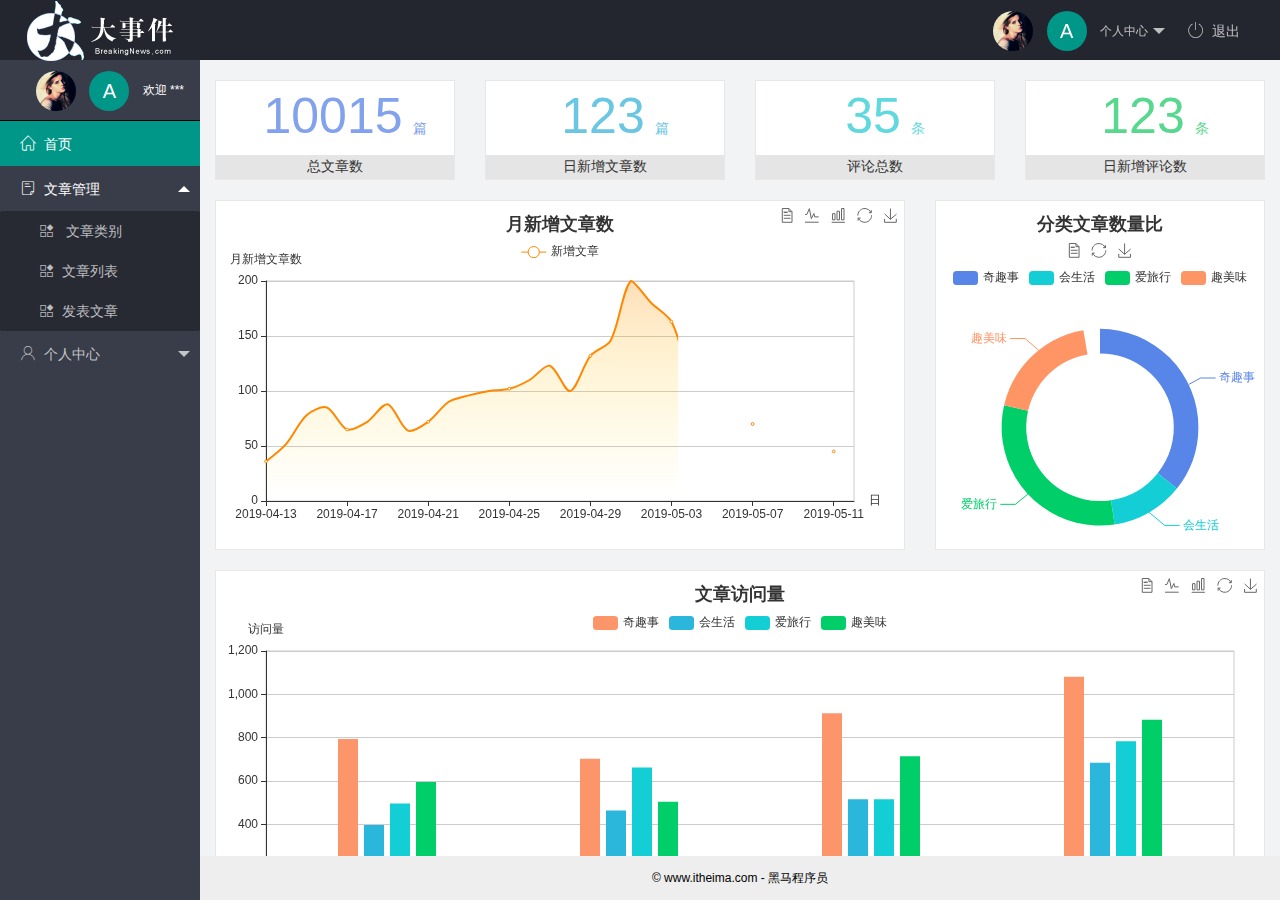
<file: index.html>
<!DOCTYPE html>
<html>
<head>
  <meta charset="utf-8">
  <meta name="viewport" content="width=device-width, initial-scale=1, maximum-scale=1">
  <title>layout 后台大布局 - Layui</title>
  <link rel="stylesheet" href="/assets/lib/layui/css/layui.css">
  <link rel="stylesheet" href="/assets/fonts/iconfont.css">
  <link rel="stylesheet" href="/assets/css/index.css">
</head>
<body class="layui-layout-body">
<div class="layui-layout layui-layout-admin">
  <div class="layui-header">
    <div class="layui-logo">
        <img src="/assets/images/logo.png" alt="">
    </div>
    <!-- 头部区域（可配合layui已有的水平导航） -->
    <ul class="layui-nav layui-layout-right">
      <li class="layui-nav-item">
        <a href="javascript:;" class="userinfo">
          <img src="/assets/images/sample.jpg" class="layui-nav-img">
          <span class="text-avatar">A</span>
          个人中心
        </a>
        <dl class="layui-nav-child">
          <dd><a href="/user/user_info.html" target="fm">基本资料</a></dd>
          <dd><a href="/user/user_avatar.html" target="fm">更换头像</a></dd>
          <dd><a href="/user/user_pwd.html" target="fm">重置密码</a></dd>
        </dl>
      </li>
      <li class="layui-nav-item"><a href="javascript:;" id="btnLogout" ><span class="iconfont icon-tuichu"></span>退出</a></li>
    </ul>
  </div>
  
  <div class="layui-side layui-bg-black">
    <div class="layui-side-scroll">
        <div class="userinfo">
            <img src="/assets/images/sample.jpg" class="layui-nav-img">
            <span class="text-avatar">A</span>
            <span id="welcome">欢迎 ***</span>
        </div>
      <!-- 左侧导航区域（可配合layui已有的垂直导航） -->
      <ul class="layui-nav layui-nav-tree"  lay-shrink="all">
        <li class="layui-nav-item layui-this"><a href="/home/dashboard.html" target="fm"><span class="iconfont icon-home"></span>首页</a></li>
        <li class="layui-nav-item layui-nav-itemed">
          <a class="" href="javascript:;"><span class="iconfont icon-16"></span>文章管理</a>
          <dl class="layui-nav-child">
            <dd><a href="/article/art_cate.html" target="fm"><i class="layui-icon layui-icon-app"></i>   文章类别</a></dd>
            <dd><a href="/article/art_list.html" target="fm"><i class="layui-icon layui-icon-app"></i>文章列表</a></dd>
            <dd><a href="/article/art_pub.html" target="fm"><i class="layui-icon layui-icon-app"></i>发表文章</a></dd>
          </dl>
        </li>
        <li class="layui-nav-item">
          <a href="javascript:;"><span class="iconfont icon-user"></span>个人中心</a>
          <dl class="layui-nav-child">
            <dd><a href="/user/user_info.html" target="fm"><i class="layui-icon layui-icon-app"></i>基本资料</a></dd>
            <dd><a href="/user/user_avatar.html" target="fm"><i class="layui-icon layui-icon-app"></i>更换头像</a></dd>
            <dd><a href="/user/user_pwd.html" target="fm"><i class="layui-icon layui-icon-app"></i>重置密码</a></dd>
          </dl>
        </li>
      </ul>
    </div>
  </div>
  
  <div class="layui-body">
    <!-- 内容主体区域 -->
    <iframe name="fm" src="/home/dashboard.html" frameborder="0"></iframe>
  </div>
  
  <div class="layui-footer">
    <!-- 底部固定区域 -->
    © www.itheima.com - 黑马程序员
  </div>
</div>
<script src="/assets/lib/layui/layui.all.js"></script>
<script src="/assets/lib/jquery.js"></script>
<script src="/assets/js/baseAPI.js"></script>
<script src="/assets/js/index.js"></script>
</body>
</html>
</file>
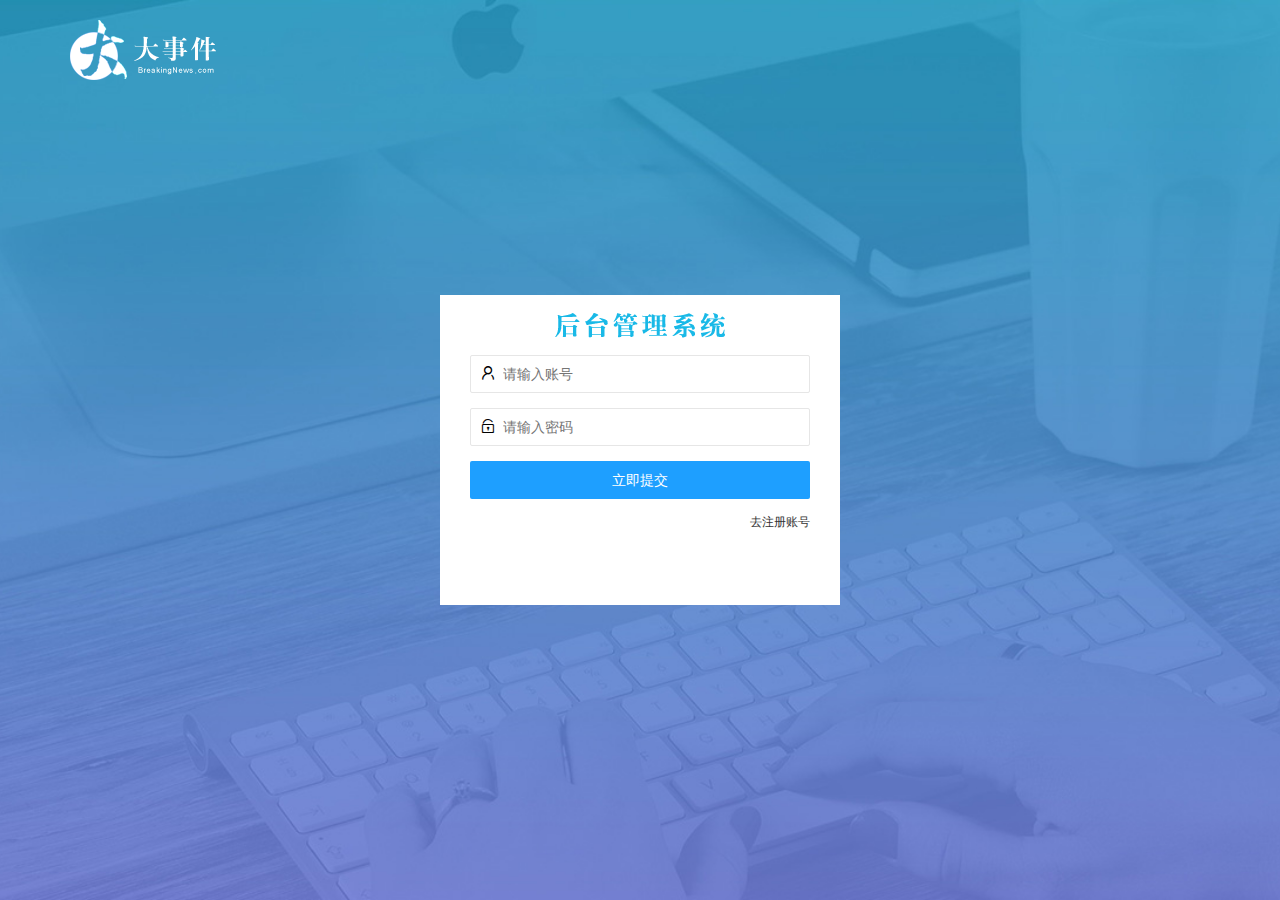
<file: login.html>
<!DOCTYPE html>
<html lang="en">
<head>
    <meta charset="UTF-8">
    <meta name="viewport" content="width=device-width, initial-scale=1.0">
    <title>大事件-登录和注册页面</title>
    <link rel="stylesheet" href="/assets/lib/layui/css/layui.css">
    <link rel="stylesheet" href="/assets/css/login.css">
</head>
<body>
    <div class="layui-main"><img src="/assets/images/logo.png" alt=""></div>
    <!-- 注册和登录 -->
    <div class="loginAndRegBox">
        <div class="titleBox"></div>
        <div class="login-box">
            <form class="layui-form" action="" id="form_login">
                <div class="layui-form-item">
                    <i class="layui-icon layui-icon-username"></i>
                    <input type="text" name="username" required  lay-verify="required" placeholder="请输入账号" autocomplete="off" class="layui-input">
                </div>
                <div class="layui-form-item">
                    <i class="layui-icon layui-icon-password"></i>
                    <input type="password" name="password" required  lay-verify="required|pwd" placeholder="请输入密码" autocomplete="off" class="layui-input">
                </div>
                <div class="layui-form-item">
                    <button class="layui-btn layui-btn-fluid
                    layui-btn-normal" lay-submit lay-filter="formDemo">立即提交</button>
                </div>
                <div class="layui-form-item links">
                    <a href="javascript:;" id="link_reg">去注册账号</a>
                </div>
            </form>
        </div>
        <div class="reg-box" style="display: none;">
            <form class="layui-form" action="" id="form_reg">
                <div class="layui-form-item">
                    <i class="layui-icon layui-icon-username"></i>
                    <input type="text" name="username" required  lay-verify="required" placeholder="请输入账号" autocomplete="off" class="layui-input">
                </div>
                <div class="layui-form-item">
                    <i class="layui-icon layui-icon-password"></i>
                    <input type="password" name="repassword" required  lay-verify="required|pwd" placeholder="请输入密码" autocomplete="off" class="layui-input">
                </div>
                <div class="layui-form-item">
                    <i class="layui-icon layui-icon-password"></i>
                    <input type="password" name="password" required  lay-verify="required|pwd" placeholder="请再次输入密码" autocomplete="off" class="layui-input">
                </div>
                <div class="layui-form-item">
                    <button class="layui-btn layui-btn-fluid
                    layui-btn-normal" lay-submit lay-filter="formDemo">登录</button>
                </div>
                <div class="layui-form-item links">
                    <a href="javascript:;" id="link_login">去登陆</a>
                </div>
            </form>
        </div>
    </div>
    <script src="/assets/lib/layui/layui.all.js"></script>
    <script src="/assets/lib/jquery.js"></script>
    <script src="/assets/js/baseAPI.js"></script>
    <script src="/assets/js/login.js"></script>
</body>
</html>
</file>
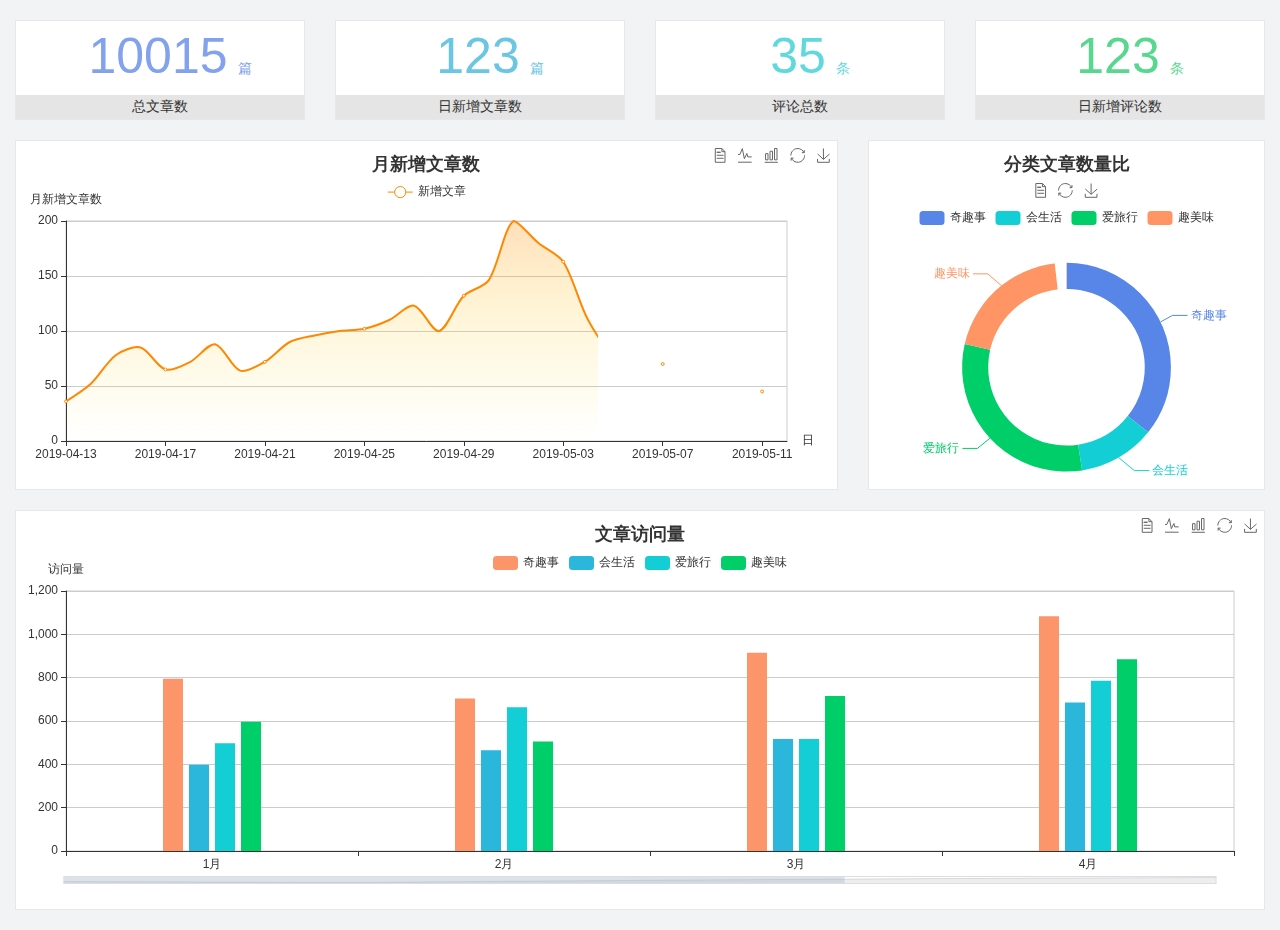
<file: home/dashboard.html>
<!DOCTYPE html>
<html lang="en">

<head>
  <meta charset="UTF-8">
  <meta name="viewport" content="width=device-width, initial-scale=1.0">
  <meta http-equiv="X-UA-Compatible" content="ie=edge">
  <title>图表统计</title>
  <link rel="stylesheet" href="../assets/lib/bootstrap.css" />
  <link rel="stylesheet" href="../assets/lib/main.css" />
  <script src="../assets/lib/jquery.js"></script>
  <script type="text/javascript" src="../assets/lib/echarts.min.js"></script>
</head>

<body>
  <div class="container-fluid">
    <div class="row spannel_list">
      <div class="col-sm-3 col-xs-6">
        <div class="spannel">
          <em>10015</em><span>篇</span>
          <b>总文章数</b>
        </div>
      </div>
      <div class="col-sm-3 col-xs-6">
        <div class="spannel scolor01">
          <em>123</em><span>篇</span>
          <b>日新增文章数</b>
        </div>
      </div>
      <div class="col-sm-3 col-xs-6">
        <div class="spannel scolor02">
          <em>35</em><span>条</span>
          <b>评论总数</b>
        </div>
      </div>
      <div class="col-sm-3 col-xs-6">
        <div class="spannel scolor03">
          <em>123</em><span>条</span>
          <b>日新增评论数</b>
        </div>
      </div>
    </div>
  </div>

  <div class="container-fluid">
    <div class="row curve-pie">
      <div class="col-lg-8 col-md-8">
        <div class="gragh_pannel" id="curve_show"></div>
      </div>
      <div class="col-lg-4 col-md-4">
        <div class="gragh_pannel" id="pie_show"></div>
      </div>
    </div>
  </div>

  <div class="container-fluid">
    <div class="column_pannel" id="column_show"></div>
  </div>

  <script>
    var oChart = echarts.init(document.getElementById('curve_show'));
    var aList_all = [
      { 'count': 36, 'date': '2019-04-13' },
      { 'count': 52, 'date': '2019-04-14' },
      { 'count': 78, 'date': '2019-04-15' },
      { 'count': 85, 'date': '2019-04-16' },
      { 'count': 65, 'date': '2019-04-17' },
      { 'count': 72, 'date': '2019-04-18' },
      { 'count': 88, 'date': '2019-04-19' },
      { 'count': 64, 'date': '2019-04-20' },
      { 'count': 72, 'date': '2019-04-21' },
      { 'count': 90, 'date': '2019-04-22' },
      { 'count': 96, 'date': '2019-04-23' },
      { 'count': 100, 'date': '2019-04-24' },
      { 'count': 102, 'date': '2019-04-25' },
      { 'count': 110, 'date': '2019-04-26' },
      { 'count': 123, 'date': '2019-04-27' },
      { 'count': 100, 'date': '2019-04-28' },
      { 'count': 132, 'date': '2019-04-29' },
      { 'count': 146, 'date': '2019-04-30' },
      { 'count': 200, 'date': '2019-05-01' },
      { 'count': 180, 'date': '2019-05-02' },
      { 'count': 163, 'date': '2019-05-03' },
      { 'count': 110, 'date': '2019-05-04' },
      { 'count': 80, 'date': '2019-05-05' },
      { 'count': 82, 'date': '2019-05-06' },
      { 'count': 70, 'date': '2019-05-07' },
      { 'count': 65, 'date': '2019-05-08' },
      { 'count': 54, 'date': '2019-05-09' },
      { 'count': 40, 'date': '2019-05-10' },
      { 'count': 45, 'date': '2019-05-11' },
      { 'count': 38, 'date': '2019-05-12' },
    ];

    let aCount = [];
    let aDate = [];

    for (var i = 0; i < aList_all.length; i++) {
      aCount.push(aList_all[i].count);
      aDate.push(aList_all[i].date);
    }

    var chartopt = {
      title: {
        text: '月新增文章数',
        left: 'center',
        top: '10'
      },
      tooltip: {
        trigger: 'axis'
      },
      legend: {
        data: ['新增文章'],
        top: '40'
      },
      toolbox: {
        show: true,
        feature: {
          mark: { show: true },
          dataView: { show: true, readOnly: false },
          magicType: { show: true, type: ['line', 'bar'] },
          restore: { show: true },
          saveAsImage: { show: true }
        }
      },
      calculable: true,
      xAxis: [
        {
          name: '日',
          type: 'category',
          boundaryGap: false,
          data: aDate
        }
      ],
      yAxis: [
        {
          name: '月新增文章数',
          type: 'value'
        }
      ],
      series: [
        {
          name: '新增文章',
          type: 'line',
          smooth: true,
          itemStyle: { normal: { areaStyle: { type: 'default' }, color: '#f80' }, lineStyle: { color: '#f80' } },
          data: aCount
        }],
      areaStyle: {
        normal: {
          color: new echarts.graphic.LinearGradient(0, 0, 0, 1, [{
            offset: 0,
            color: 'rgba(255,136,0,0.39)'
          }, {
            offset: .34,
            color: 'rgba(255,180,0,0.25)'
          }, {
            offset: 1,
            color: 'rgba(255,222,0,0.00)'
          }])

        }
      },
      grid: {
        show: true,
        x: 50,
        x2: 50,
        y: 80,
        height: 220
      }
    };

    oChart.setOption(chartopt);


    var oPie = echarts.init(document.getElementById('pie_show'));
    var oPieopt =
    {
      title: {
        top: 10,
        text: '分类文章数量比',
        x: 'center'
      },
      tooltip: {
        trigger: 'item',
        formatter: "{a} <br/>{b} : {c} ({d}%)"
      },
      color: ['#5885e8', '#13cfd5', '#00ce68', '#ff9565'],
      legend: {
        x: 'center',
        top: 65,
        data: ['奇趣事', '会生活', '爱旅行', '趣美味']
      },
      toolbox: {
        show: true,
        x: 'center',
        top: 35,
        feature: {
          mark: { show: true },
          dataView: { show: true, readOnly: false },
          magicType: {
            show: true,
            type: ['pie', 'funnel'],
            option: {
              funnel: {
                x: '25%',
                width: '50%',
                funnelAlign: 'left',
                max: 1548
              }
            }
          },
          restore: { show: true },
          saveAsImage: { show: true }
        }
      },
      calculable: true,
      series: [
        {
          name: '访问来源',
          type: 'pie',
          radius: ['45%', '60%'],
          center: ['50%', '65%'],
          data: [
            { value: 300, name: '奇趣事' },
            { value: 100, name: '会生活' },
            { value: 260, name: '爱旅行' },
            { value: 180, name: '趣美味' }
          ]
        }
      ]
    };
    oPie.setOption(oPieopt);



    var oColumn = this.echarts.init(document.getElementById('column_show'));
    var oColumnopt =
    {
      title: {
        text: '文章访问量',
        left: 'center',
        top: '10'
      },
      tooltip: {
        trigger: 'axis'
      },
      legend: {
        data: ['奇趣事', '会生活', '爱旅行', '趣美味'],
        top: '40'
      },
      toolbox: {
        show: true,
        feature: {
          mark: { show: true },
          dataView: { show: true, readOnly: false },
          magicType: { show: true, type: ['line', 'bar'] },
          restore: { show: true },
          saveAsImage: { show: true }
        }
      },
      calculable: true,
      xAxis: [
        {
          type: 'category',
          data: ['1月', '2月', '3月', '4月', '5月']
        }
      ],
      yAxis: [
        {
          name: '访问量',
          type: 'value'
        }
      ],
      series: [
        {
          name: '奇趣事',
          type: 'bar',
          barWidth: 20,
          itemStyle: {
            normal: { areaStyle: { type: 'default' }, color: '#fd956a' }
          },
          data: [800, 708, 920, 1090, 1200]
        },
        {
          name: '会生活',
          type: 'bar',
          barWidth: 20,
          itemStyle: {
            normal: { areaStyle: { type: 'default' }, color: '#2bb6db' }
          },
          data: [400, 468, 520, 690, 800]
        },
        {
          name: '爱旅行',
          type: 'bar',
          barWidth: 20,
          itemStyle: {
            normal: { areaStyle: { type: 'default' }, color: '#13cfd5' }
          },
          data: [500, 668, 520, 790, 900]
        },
        {
          name: '趣美味',
          type: 'bar',
          barWidth: 20,
          itemStyle: {
            normal: { areaStyle: { type: 'default' }, color: '#00ce68' }
          },
          data: [600, 508, 720, 890, 1000]
        }
      ],
      grid: {
        show: true,
        x: 50,
        x2: 30,
        y: 80,
        height: 260
      },
      dataZoom: [//给x轴设置滚动条
        {
          start: 0,//默认为0
          end: 100 - 1000 / 31,//默认为100
          type: 'slider',
          show: true,
          xAxisIndex: [0],
          handleSize: 0,//滑动条的 左右2个滑动条的大小
          height: 8,//组件高度
          left: 45, //左边的距离
          right: 50,//右边的距离
          bottom: 26,//右边的距离
          handleColor: '#ddd',//h滑动图标的颜色
          handleStyle: {
            borderColor: "#cacaca",
            borderWidth: "1",
            shadowBlur: 2,
            background: "#ddd",
            shadowColor: "#ddd",
          }
        }]
    };
    oColumn.setOption(oColumnopt);
  </script>
</body>

</html>
</file>
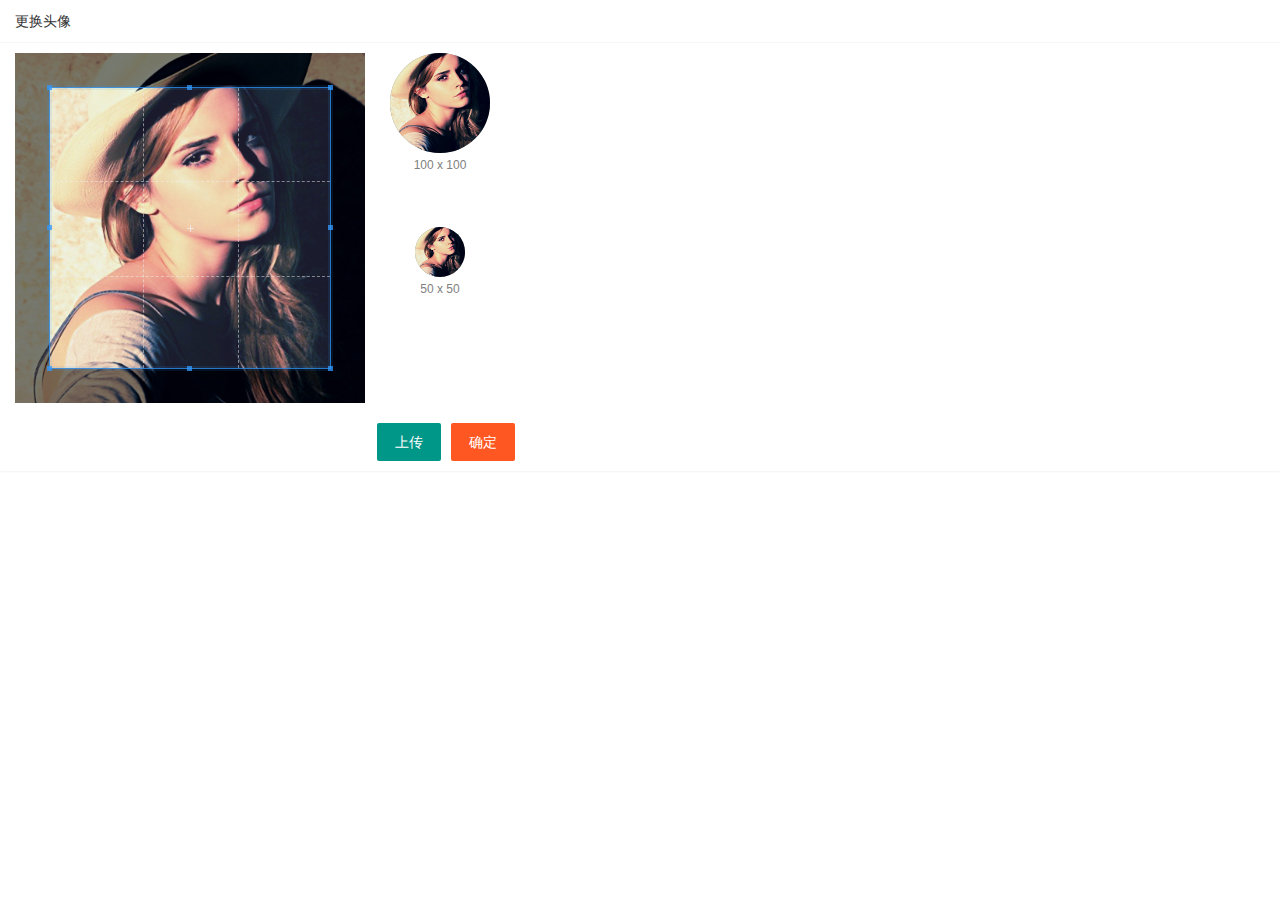
<file: user/user_avatar.html>
<!DOCTYPE html>
<html lang="en">
  <head>
    <meta charset="UTF-8" />
    <meta name="viewport" content="width=device-width, initial-scale=1.0" />
    <title>Document</title>
    <link rel="stylesheet" href="/assets/lib/layui/css/layui.css" />
    <link rel="stylesheet" href="/assets/lib/cropper/cropper.css" />
    <link rel="stylesheet" href="/assets/css/user/user_avatar.css" />
  </head>
  <body>
    <div class="layui-card">
      <div class="layui-card-header">更换头像</div>
      <div class="layui-card-body">
        <!-- 第一行的图片裁剪和预览区域 -->
        <div class="row1">
          <!-- 图片裁剪区域 -->
          <div class="cropper-box">
            <!-- 这个 img 标签很重要，将来会把它初始化为裁剪区域 -->
            <img id="image" src="/assets/images/sample.jpg" />
          </div>
          <!-- 图片的预览区域 -->
          <div class="preview-box">
            <div>
              <!-- 宽高为 100px 的预览区域 -->
              <div class="img-preview w100"></div>
              <p class="size">100 x 100</p>
            </div>
            <div>
              <!-- 宽高为 50px 的预览区域 -->
              <div class="img-preview w50"></div>
              <p class="size">50 x 50</p>
            </div>
          </div>
        </div>

        <!-- 第二行的按钮区域 -->
        <div class="row2">
           <input type="file" id="file" accept="image/png, image/jpeg" style="display: none;"> 
          <button id="btnChooseImage" type="button" class="layui-btn">上传</button>
          <button id="btnUpload" type="button" class="layui-btn layui-btn-danger">确定</button>
        </div>
      </div>
    </div>
    <script src="/assets/lib/layui/layui.all.js"></script>
    <script src="/assets/lib/jquery.js"></script>
    <script src="/assets/lib/cropper/Cropper.js"></script>
    <script src="/assets/lib/cropper/jquery-cropper.js"></script>
    <script src="/assets/js/baseAPI.js"></script>
    <script src="/assets/js/user/user_avatar.js"></script>
  </body>
</html>
</file>
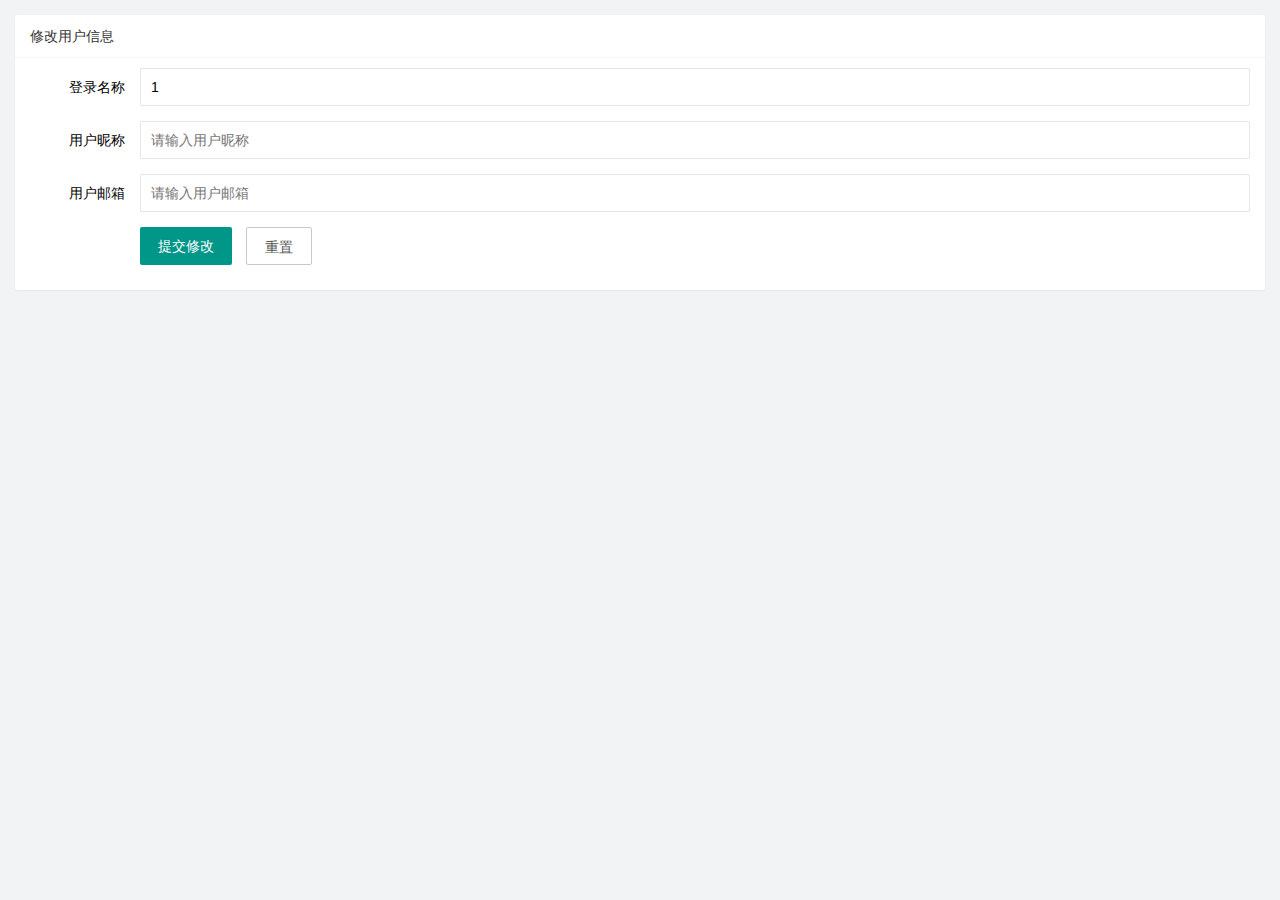
<file: user/user_info.html>
<!DOCTYPE html>
<html lang="en">
<head>
    <meta charset="UTF-8">
    <meta name="viewport" content="width=device-width, initial-scale=1.0">
    <title>Document</title>
    <link rel="stylesheet" href="/assets/lib/layui/css/layui.css">
    <link rel="stylesheet" href="/assets/css/user/user_info.css">
</head>
<body>
    <div class="layui-card">
        <div class="layui-card-header">修改用户信息</div>
        <div class="layui-card-body">
            <form class="layui-form" action="" lay-filter='formUserInfo'>
                <input type="hidden" name="id">
                <div class="layui-form-item">
                  <label class="layui-form-label">登录名称</label>
                  <div class="layui-input-block">
                    <input value="1" type="text" name="username" readonly required  lay-verify="required" placeholder="请输入登录名称" autocomplete="off" class="layui-input">
                  </div>
                </div>
                <div class="layui-form-item">
                    <label class="layui-form-label">用户昵称</label>
                    <div class="layui-input-block">
                      <input type="text" name="nickname" required  lay-verify="required|nickname" placeholder="请输入用户昵称" autocomplete="off" class="layui-input">
                    </div>
                  </div>
                  <div class="layui-form-item">
                    <label class="layui-form-label">用户邮箱</label>
                    <div class="layui-input-block">
                      <input type="text" name="email" required  lay-verify="required|email" placeholder="请输入用户邮箱" autocomplete="off" class="layui-input">
                    </div>
                  </div>
                <div class="layui-form-item">
                    <div class="layui-input-block">
                      <button class="layui-btn" lay-submit lay-filter="formDemo">提交修改</button>
                      <button id="btnReset" type="reset" class="layui-btn layui-btn-primary">重置</button>
                    </div>
                </div>
            </form>
        </div>
      </div>
    <script src="/assets/lib/layui/layui.all.js"></script>
    <script src="/assets/lib/jquery.js"></script>
    <script src="/assets/js/baseAPI.js"></script>
    <script src="/assets/js/user/user_info.js"></script>
</body>
</html>
</file>
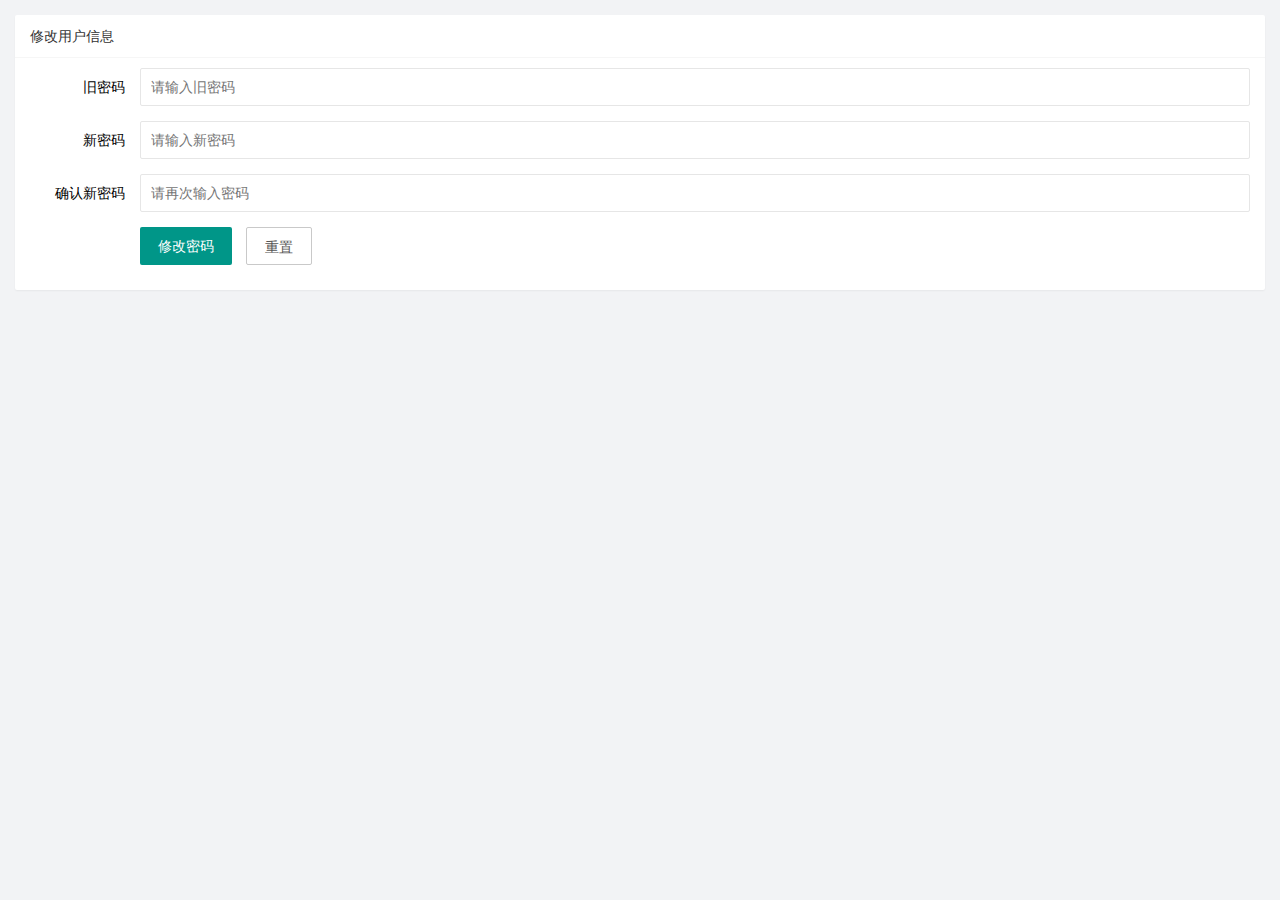
<file: user/user_pwd.html>
<!DOCTYPE html>
<html lang="en">
<head>
    <meta charset="UTF-8">
    <meta name="viewport" content="width=device-width, initial-scale=1.0">
    <title>Document</title>
    <link rel="stylesheet" href="/assets/lib/layui/css/layui.css">
    <link rel="stylesheet" href="/assets/css/user/user_pwd.css">
</head>
<body>
    <div class="layui-card">
        <div class="layui-card-header">修改用户信息</div>
        <div class="layui-card-body">
            <form class="layui-form" action="">
                <div class="layui-form-item">
                  <label class="layui-form-label">旧密码</label>
                  <div class="layui-input-block">
                    <input type="text" name="oldPwd" required  lay-verify="required|pwd" placeholder="请输入旧密码" autocomplete="off" class="layui-input">
                  </div>
                </div>
                <div class="layui-form-item">
                    <label class="layui-form-label">新密码</label>
                    <div class="layui-input-block">
                      <input type="text" name="newPwd" required  lay-verify="required|pwd|samePwd" placeholder="请输入新密码" autocomplete="off" class="layui-input">
                    </div>
                  </div>
                  <div class="layui-form-item">
                    <label class="layui-form-label">确认新密码</label>
                    <div class="layui-input-block">
                      <input type="text" name="rePwd" required  lay-verify="required|pwd|rePwd" placeholder="请再次输入密码" autocomplete="off" class="layui-input">
                    </div>
                  </div>
                <div class="layui-form-item">
                    <div class="layui-input-block">
                      <button class="layui-btn" lay-submit lay-filter="formDemo">修改密码</button>
                      <button id="btnReset" type="reset" class="layui-btn layui-btn-primary">重置</button>
                    </div>
                </div>
            </form>
        </div>
      </div>
    <script src="/assets/lib/layui/layui.all.js"></script>
    <script src="/assets/lib/jquery.js"></script>
    <script src="/assets/js/baseAPI.js"></script>
    <script src="/assets/js/user/user_pwd.js"></script>
</body>
</html>
</file>
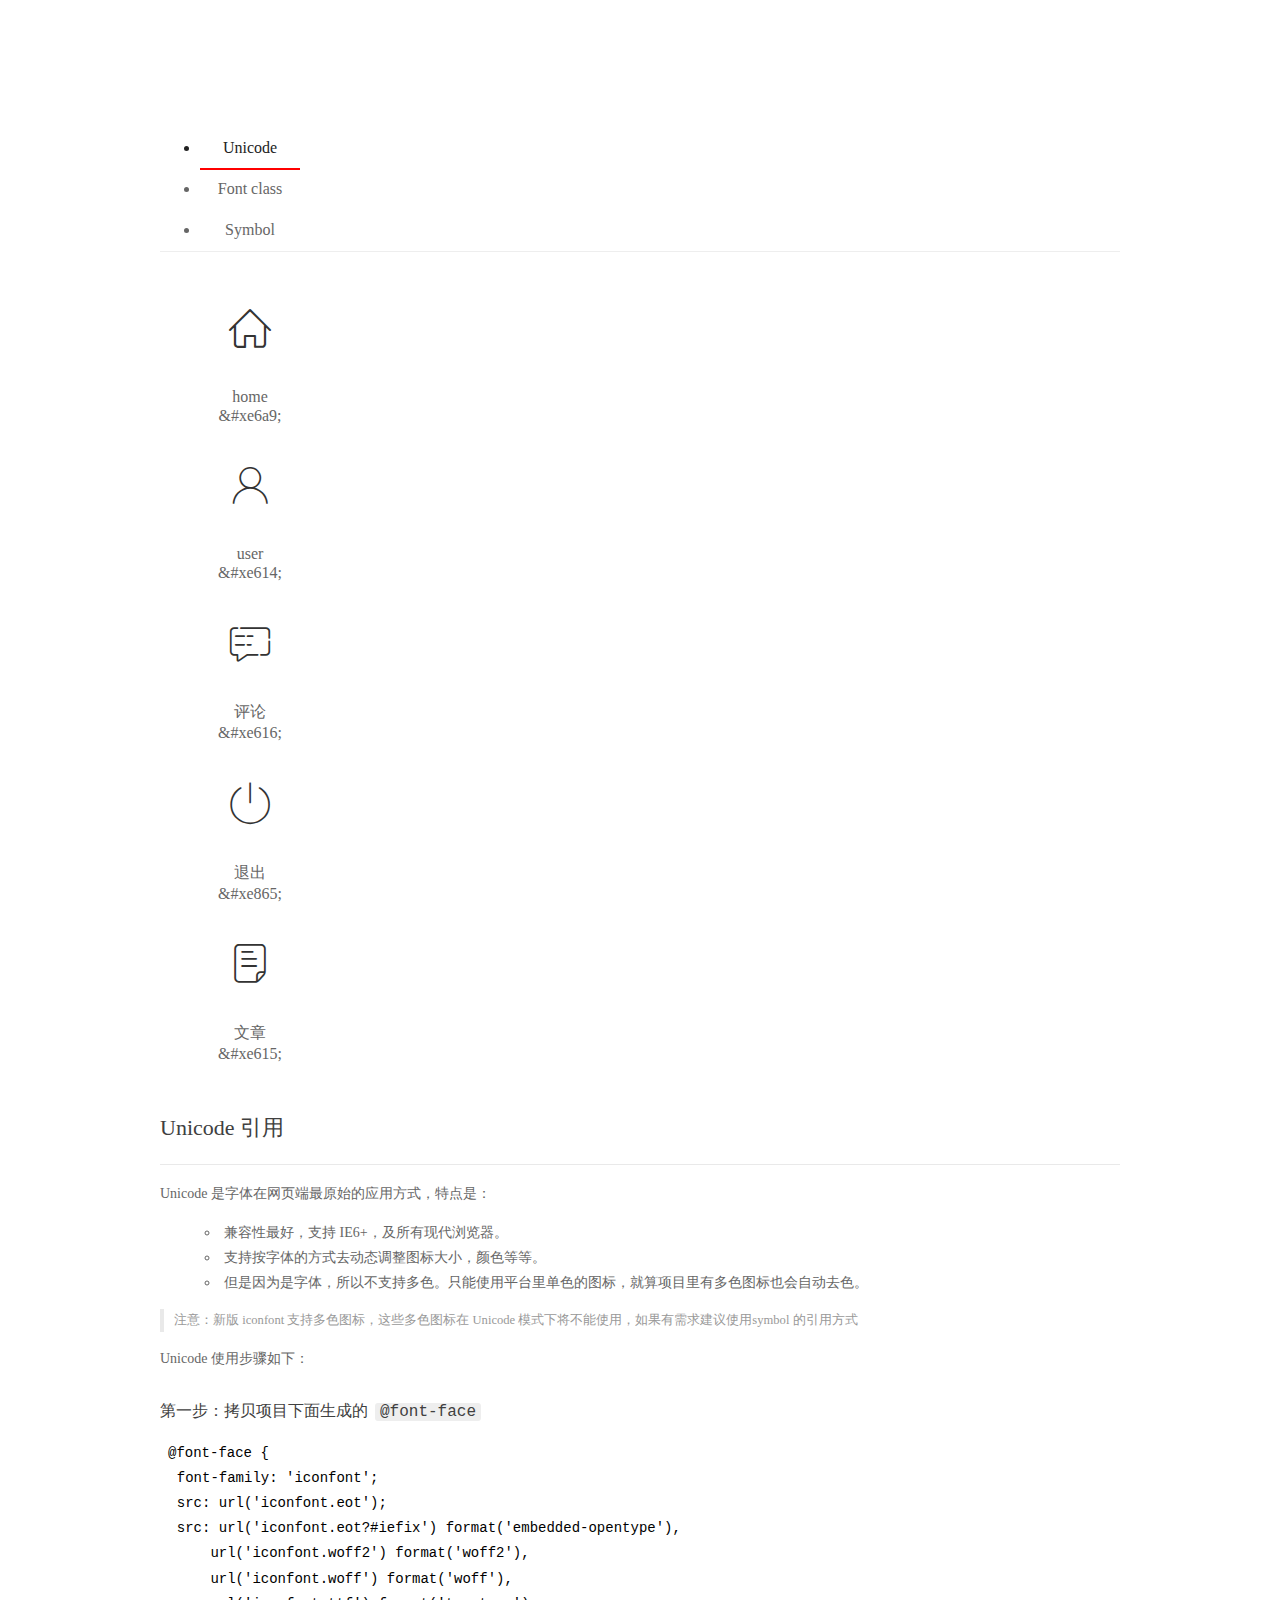
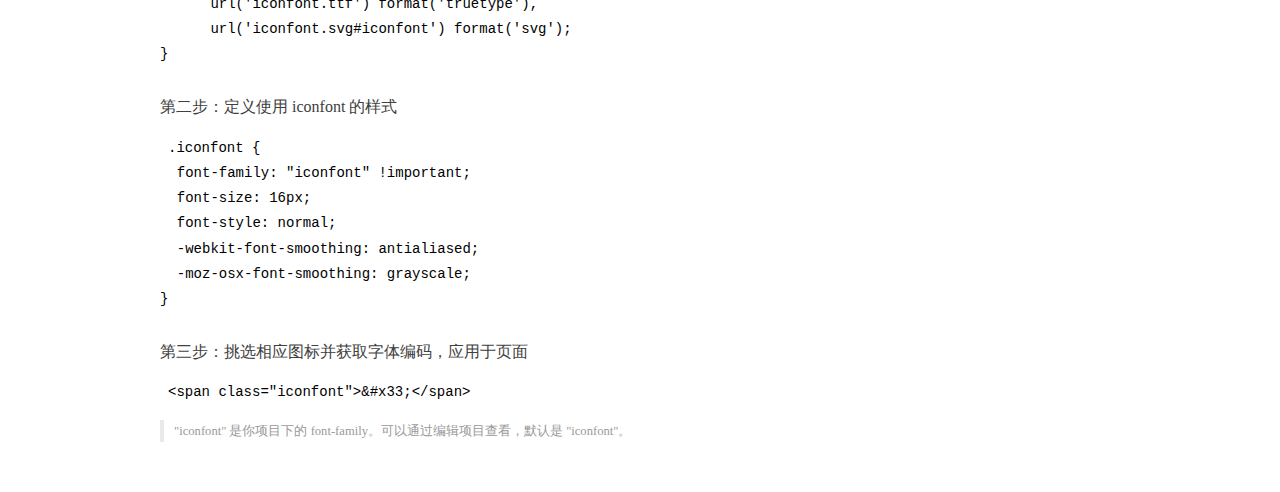
<file: assets/fonts/demo_index.html>
<!DOCTYPE html>
<html>
<head>
  <meta charset="utf-8"/>
  <title>IconFont Demo</title>
  <link rel="shortcut icon" href="https://gtms04.alicdn.com/tps/i4/TB1_oz6GVXXXXaFXpXXJDFnIXXX-64-64.ico" type="image/x-icon"/>
  <link rel="stylesheet" href="https://g.alicdn.com/thx/cube/1.3.2/cube.min.css">
  <link rel="stylesheet" href="demo.css">
  <link rel="stylesheet" href="iconfont.css">
  <script src="iconfont.js"></script>
  <!-- jQuery -->
  <script src="https://a1.alicdn.com/oss/uploads/2018/12/26/7bfddb60-08e8-11e9-9b04-53e73bb6408b.js"></script>
  <!-- 代码高亮 -->
  <script src="https://a1.alicdn.com/oss/uploads/2018/12/26/a3f714d0-08e6-11e9-8a15-ebf944d7534c.js"></script>
</head>
<body>
  <div class="main">
    <h1 class="logo"><a href="https://www.iconfont.cn/" title="iconfont 首页" target="_blank">&#xe86b;</a></h1>
    <div class="nav-tabs">
      <ul id="tabs" class="dib-box">
        <li class="dib active"><span>Unicode</span></li>
        <li class="dib"><span>Font class</span></li>
        <li class="dib"><span>Symbol</span></li>
      </ul>
      
    </div>
    <div class="tab-container">
      <div class="content unicode" style="display: block;">
          <ul class="icon_lists dib-box">
          
            <li class="dib">
              <span class="icon iconfont">&#xe6a9;</span>
                <div class="name">home</div>
                <div class="code-name">&amp;#xe6a9;</div>
              </li>
          
            <li class="dib">
              <span class="icon iconfont">&#xe614;</span>
                <div class="name">user</div>
                <div class="code-name">&amp;#xe614;</div>
              </li>
          
            <li class="dib">
              <span class="icon iconfont">&#xe616;</span>
                <div class="name">评论</div>
                <div class="code-name">&amp;#xe616;</div>
              </li>
          
            <li class="dib">
              <span class="icon iconfont">&#xe865;</span>
                <div class="name">退出</div>
                <div class="code-name">&amp;#xe865;</div>
              </li>
          
            <li class="dib">
              <span class="icon iconfont">&#xe615;</span>
                <div class="name">文章</div>
                <div class="code-name">&amp;#xe615;</div>
              </li>
          
          </ul>
          <div class="article markdown">
          <h2 id="unicode-">Unicode 引用</h2>
          <hr>

          <p>Unicode 是字体在网页端最原始的应用方式，特点是：</p>
          <ul>
            <li>兼容性最好，支持 IE6+，及所有现代浏览器。</li>
            <li>支持按字体的方式去动态调整图标大小，颜色等等。</li>
            <li>但是因为是字体，所以不支持多色。只能使用平台里单色的图标，就算项目里有多色图标也会自动去色。</li>
          </ul>
          <blockquote>
            <p>注意：新版 iconfont 支持多色图标，这些多色图标在 Unicode 模式下将不能使用，如果有需求建议使用symbol 的引用方式</p>
          </blockquote>
          <p>Unicode 使用步骤如下：</p>
          <h3 id="-font-face">第一步：拷贝项目下面生成的 <code>@font-face</code></h3>
<pre><code class="language-css"
>@font-face {
  font-family: 'iconfont';
  src: url('iconfont.eot');
  src: url('iconfont.eot?#iefix') format('embedded-opentype'),
      url('iconfont.woff2') format('woff2'),
      url('iconfont.woff') format('woff'),
      url('iconfont.ttf') format('truetype'),
      url('iconfont.svg#iconfont') format('svg');
}
</code></pre>
          <h3 id="-iconfont-">第二步：定义使用 iconfont 的样式</h3>
<pre><code class="language-css"
>.iconfont {
  font-family: "iconfont" !important;
  font-size: 16px;
  font-style: normal;
  -webkit-font-smoothing: antialiased;
  -moz-osx-font-smoothing: grayscale;
}
</code></pre>
          <h3 id="-">第三步：挑选相应图标并获取字体编码，应用于页面</h3>
<pre>
<code class="language-html"
>&lt;span class="iconfont"&gt;&amp;#x33;&lt;/span&gt;
</code></pre>
          <blockquote>
            <p>"iconfont" 是你项目下的 font-family。可以通过编辑项目查看，默认是 "iconfont"。</p>
          </blockquote>
          </div>
      </div>
      <div class="content font-class">
        <ul class="icon_lists dib-box">
          
          <li class="dib">
            <span class="icon iconfont icon-home"></span>
            <div class="name">
              home
            </div>
            <div class="code-name">.icon-home
            </div>
          </li>
          
          <li class="dib">
            <span class="icon iconfont icon-user"></span>
            <div class="name">
              user
            </div>
            <div class="code-name">.icon-user
            </div>
          </li>
          
          <li class="dib">
            <span class="icon iconfont icon-pinglun"></span>
            <div class="name">
              评论
            </div>
            <div class="code-name">.icon-pinglun
            </div>
          </li>
          
          <li class="dib">
            <span class="icon iconfont icon-tuichu"></span>
            <div class="name">
              退出
            </div>
            <div class="code-name">.icon-tuichu
            </div>
          </li>
          
          <li class="dib">
            <span class="icon iconfont icon-16"></span>
            <div class="name">
              文章
            </div>
            <div class="code-name">.icon-16
            </div>
          </li>
          
        </ul>
        <div class="article markdown">
        <h2 id="font-class-">font-class 引用</h2>
        <hr>

        <p>font-class 是 Unicode 使用方式的一种变种，主要是解决 Unicode 书写不直观，语意不明确的问题。</p>
        <p>与 Unicode 使用方式相比，具有如下特点：</p>
        <ul>
          <li>兼容性良好，支持 IE8+，及所有现代浏览器。</li>
          <li>相比于 Unicode 语意明确，书写更直观。可以很容易分辨这个 icon 是什么。</li>
          <li>因为使用 class 来定义图标，所以当要替换图标时，只需要修改 class 里面的 Unicode 引用。</li>
          <li>不过因为本质上还是使用的字体，所以多色图标还是不支持的。</li>
        </ul>
        <p>使用步骤如下：</p>
        <h3 id="-fontclass-">第一步：引入项目下面生成的 fontclass 代码：</h3>
<pre><code class="language-html">&lt;link rel="stylesheet" href="./iconfont.css"&gt;
</code></pre>
        <h3 id="-">第二步：挑选相应图标并获取类名，应用于页面：</h3>
<pre><code class="language-html">&lt;span class="iconfont icon-xxx"&gt;&lt;/span&gt;
</code></pre>
        <blockquote>
          <p>"
            iconfont" 是你项目下的 font-family。可以通过编辑项目查看，默认是 "iconfont"。</p>
        </blockquote>
      </div>
      </div>
      <div class="content symbol">
          <ul class="icon_lists dib-box">
          
            <li class="dib">
                <svg class="icon svg-icon" aria-hidden="true">
                  <use xlink:href="#icon-home"></use>
                </svg>
                <div class="name">home</div>
                <div class="code-name">#icon-home</div>
            </li>
          
            <li class="dib">
                <svg class="icon svg-icon" aria-hidden="true">
                  <use xlink:href="#icon-user"></use>
                </svg>
                <div class="name">user</div>
                <div class="code-name">#icon-user</div>
            </li>
          
            <li class="dib">
                <svg class="icon svg-icon" aria-hidden="true">
                  <use xlink:href="#icon-pinglun"></use>
                </svg>
                <div class="name">评论</div>
                <div class="code-name">#icon-pinglun</div>
            </li>
          
            <li class="dib">
                <svg class="icon svg-icon" aria-hidden="true">
                  <use xlink:href="#icon-tuichu"></use>
                </svg>
                <div class="name">退出</div>
                <div class="code-name">#icon-tuichu</div>
            </li>
          
            <li class="dib">
                <svg class="icon svg-icon" aria-hidden="true">
                  <use xlink:href="#icon-16"></use>
                </svg>
                <div class="name">文章</div>
                <div class="code-name">#icon-16</div>
            </li>
          
          </ul>
          <div class="article markdown">
          <h2 id="symbol-">Symbol 引用</h2>
          <hr>

          <p>这是一种全新的使用方式，应该说这才是未来的主流，也是平台目前推荐的用法。相关介绍可以参考这篇<a href="">文章</a>
            这种用法其实是做了一个 SVG 的集合，与另外两种相比具有如下特点：</p>
          <ul>
            <li>支持多色图标了，不再受单色限制。</li>
            <li>通过一些技巧，支持像字体那样，通过 <code>font-size</code>, <code>color</code> 来调整样式。</li>
            <li>兼容性较差，支持 IE9+，及现代浏览器。</li>
            <li>浏览器渲染 SVG 的性能一般，还不如 png。</li>
          </ul>
          <p>使用步骤如下：</p>
          <h3 id="-symbol-">第一步：引入项目下面生成的 symbol 代码：</h3>
<pre><code class="language-html">&lt;script src="./iconfont.js"&gt;&lt;/script&gt;
</code></pre>
          <h3 id="-css-">第二步：加入通用 CSS 代码（引入一次就行）：</h3>
<pre><code class="language-html">&lt;style&gt;
.icon {
  width: 1em;
  height: 1em;
  vertical-align: -0.15em;
  fill: currentColor;
  overflow: hidden;
}
&lt;/style&gt;
</code></pre>
          <h3 id="-">第三步：挑选相应图标并获取类名，应用于页面：</h3>
<pre><code class="language-html">&lt;svg class="icon" aria-hidden="true"&gt;
  &lt;use xlink:href="#icon-xxx"&gt;&lt;/use&gt;
&lt;/svg&gt;
</code></pre>
          </div>
      </div>

    </div>
  </div>
  <script>
  $(document).ready(function () {
      $('.tab-container .content:first').show()

      $('#tabs li').click(function (e) {
        var tabContent = $('.tab-container .content')
        var index = $(this).index()

        if ($(this).hasClass('active')) {
          return
        } else {
          $('#tabs li').removeClass('active')
          $(this).addClass('active')

          tabContent.hide().eq(index).fadeIn()
        }
      })
    })
  </script>
</body>
</html>
</file>
<file: assets/lib/layui/css/layui.css>
/** layui-v2.5.5 MIT License By https://www.layui.com */
 .layui-inline,img{display:inline-block;vertical-align:middle}h1,h2,h3,h4,h5,h6{font-weight:400}.layui-edge,.layui-header,.layui-inline,.layui-main{position:relative}.layui-body,.layui-edge,.layui-elip{overflow:hidden}.layui-btn,.layui-edge,.layui-inline,img{vertical-align:middle}.layui-btn,.layui-disabled,.layui-icon,.layui-unselect{-moz-user-select:none;-webkit-user-select:none;-ms-user-select:none}.layui-elip,.layui-form-checkbox span,.layui-form-pane .layui-form-label{text-overflow:ellipsis;white-space:nowrap}.layui-breadcrumb,.layui-tree-btnGroup{visibility:hidden}blockquote,body,button,dd,div,dl,dt,form,h1,h2,h3,h4,h5,h6,input,li,ol,p,pre,td,textarea,th,ul{margin:0;padding:0;-webkit-tap-highlight-color:rgba(0,0,0,0)}a:active,a:hover{outline:0}img{border:none}li{list-style:none}table{border-collapse:collapse;border-spacing:0}h4,h5,h6{font-size:100%}button,input,optgroup,option,select,textarea{font-family:inherit;font-size:inherit;font-style:inherit;font-weight:inherit;outline:0}pre{white-space:pre-wrap;white-space:-moz-pre-wrap;white-space:-pre-wrap;white-space:-o-pre-wrap;word-wrap:break-word}body{line-height:24px;font:14px Helvetica Neue,Helvetica,PingFang SC,Tahoma,Arial,sans-serif}hr{height:1px;margin:10px 0;border:0;clear:both}a{color:#333;text-decoration:none}a:hover{color:#777}a cite{font-style:normal;*cursor:pointer}.layui-border-box,.layui-border-box *{box-sizing:border-box}.layui-box,.layui-box *{box-sizing:content-box}.layui-clear{clear:both;*zoom:1}.layui-clear:after{content:'\20';clear:both;*zoom:1;display:block;height:0}.layui-inline{*display:inline;*zoom:1}.layui-edge{display:inline-block;width:0;height:0;border-width:6px;border-style:dashed;border-color:transparent}.layui-edge-top{top:-4px;border-bottom-color:#999;border-bottom-style:solid}.layui-edge-right{border-left-color:#999;border-left-style:solid}.layui-edge-bottom{top:2px;border-top-color:#999;border-top-style:solid}.layui-edge-left{border-right-color:#999;border-right-style:solid}.layui-disabled,.layui-disabled:hover{color:#d2d2d2!important;cursor:not-allowed!important}.layui-circle{border-radius:100%}.layui-show{display:block!important}.layui-hide{display:none!important}@font-face{font-family:layui-icon;src:url(../font/iconfont.eot?v=250);src:url(../font/iconfont.eot?v=250#iefix) format('embedded-opentype'),url(../font/iconfont.woff2?v=250) format('woff2'),url(../font/iconfont.woff?v=250) format('woff'),url(../font/iconfont.ttf?v=250) format('truetype'),url(../font/iconfont.svg?v=250#layui-icon) format('svg')}.layui-icon{font-family:layui-icon!important;font-size:16px;font-style:normal;-webkit-font-smoothing:antialiased;-moz-osx-font-smoothing:grayscale}.layui-icon-reply-fill:before{content:"\e611"}.layui-icon-set-fill:before{content:"\e614"}.layui-icon-menu-fill:before{content:"\e60f"}.layui-icon-search:before{content:"\e615"}.layui-icon-share:before{content:"\e641"}.layui-icon-set-sm:before{content:"\e620"}.layui-icon-engine:before{content:"\e628"}.layui-icon-close:before{content:"\1006"}.layui-icon-close-fill:before{content:"\1007"}.layui-icon-chart-screen:before{content:"\e629"}.layui-icon-star:before{content:"\e600"}.layui-icon-circle-dot:before{content:"\e617"}.layui-icon-chat:before{content:"\e606"}.layui-icon-release:before{content:"\e609"}.layui-icon-list:before{content:"\e60a"}.layui-icon-chart:before{content:"\e62c"}.layui-icon-ok-circle:before{content:"\1005"}.layui-icon-layim-theme:before{content:"\e61b"}.layui-icon-table:before{content:"\e62d"}.layui-icon-right:before{content:"\e602"}.layui-icon-left:before{content:"\e603"}.layui-icon-cart-simple:before{content:"\e698"}.layui-icon-face-cry:before{content:"\e69c"}.layui-icon-face-smile:before{content:"\e6af"}.layui-icon-survey:before{content:"\e6b2"}.layui-icon-tree:before{content:"\e62e"}.layui-icon-upload-circle:before{content:"\e62f"}.layui-icon-add-circle:before{content:"\e61f"}.layui-icon-download-circle:before{content:"\e601"}.layui-icon-templeate-1:before{content:"\e630"}.layui-icon-util:before{content:"\e631"}.layui-icon-face-surprised:before{content:"\e664"}.layui-icon-edit:before{content:"\e642"}.layui-icon-speaker:before{content:"\e645"}.layui-icon-down:before{content:"\e61a"}.layui-icon-file:before{content:"\e621"}.layui-icon-layouts:before{content:"\e632"}.layui-icon-rate-half:before{content:"\e6c9"}.layui-icon-add-circle-fine:before{content:"\e608"}.layui-icon-prev-circle:before{content:"\e633"}.layui-icon-read:before{content:"\e705"}.layui-icon-404:before{content:"\e61c"}.layui-icon-carousel:before{content:"\e634"}.layui-icon-help:before{content:"\e607"}.layui-icon-code-circle:before{content:"\e635"}.layui-icon-water:before{content:"\e636"}.layui-icon-username:before{content:"\e66f"}.layui-icon-find-fill:before{content:"\e670"}.layui-icon-about:before{content:"\e60b"}.layui-icon-location:before{content:"\e715"}.layui-icon-up:before{content:"\e619"}.layui-icon-pause:before{content:"\e651"}.layui-icon-date:before{content:"\e637"}.layui-icon-layim-uploadfile:before{content:"\e61d"}.layui-icon-delete:before{content:"\e640"}.layui-icon-play:before{content:"\e652"}.layui-icon-top:before{content:"\e604"}.layui-icon-friends:before{content:"\e612"}.layui-icon-refresh-3:before{content:"\e9aa"}.layui-icon-ok:before{content:"\e605"}.layui-icon-layer:before{content:"\e638"}.layui-icon-face-smile-fine:before{content:"\e60c"}.layui-icon-dollar:before{content:"\e659"}.layui-icon-group:before{content:"\e613"}.layui-icon-layim-download:before{content:"\e61e"}.layui-icon-picture-fine:before{content:"\e60d"}.layui-icon-link:before{content:"\e64c"}.layui-icon-diamond:before{content:"\e735"}.layui-icon-log:before{content:"\e60e"}.layui-icon-rate-solid:before{content:"\e67a"}.layui-icon-fonts-del:before{content:"\e64f"}.layui-icon-unlink:before{content:"\e64d"}.layui-icon-fonts-clear:before{content:"\e639"}.layui-icon-triangle-r:before{content:"\e623"}.layui-icon-circle:before{content:"\e63f"}.layui-icon-radio:before{content:"\e643"}.layui-icon-align-center:before{content:"\e647"}.layui-icon-align-right:before{content:"\e648"}.layui-icon-align-left:before{content:"\e649"}.layui-icon-loading-1:before{content:"\e63e"}.layui-icon-return:before{content:"\e65c"}.layui-icon-fonts-strong:before{content:"\e62b"}.layui-icon-upload:before{content:"\e67c"}.layui-icon-dialogue:before{content:"\e63a"}.layui-icon-video:before{content:"\e6ed"}.layui-icon-headset:before{content:"\e6fc"}.layui-icon-cellphone-fine:before{content:"\e63b"}.layui-icon-add-1:before{content:"\e654"}.layui-icon-face-smile-b:before{content:"\e650"}.layui-icon-fonts-html:before{content:"\e64b"}.layui-icon-form:before{content:"\e63c"}.layui-icon-cart:before{content:"\e657"}.layui-icon-camera-fill:before{content:"\e65d"}.layui-icon-tabs:before{content:"\e62a"}.layui-icon-fonts-code:before{content:"\e64e"}.layui-icon-fire:before{content:"\e756"}.layui-icon-set:before{content:"\e716"}.layui-icon-fonts-u:before{content:"\e646"}.layui-icon-triangle-d:before{content:"\e625"}.layui-icon-tips:before{content:"\e702"}.layui-icon-picture:before{content:"\e64a"}.layui-icon-more-vertical:before{content:"\e671"}.layui-icon-flag:before{content:"\e66c"}.layui-icon-loading:before{content:"\e63d"}.layui-icon-fonts-i:before{content:"\e644"}.layui-icon-refresh-1:before{content:"\e666"}.layui-icon-rmb:before{content:"\e65e"}.layui-icon-home:before{content:"\e68e"}.layui-icon-user:before{content:"\e770"}.layui-icon-notice:before{content:"\e667"}.layui-icon-login-weibo:before{content:"\e675"}.layui-icon-voice:before{content:"\e688"}.layui-icon-upload-drag:before{content:"\e681"}.layui-icon-login-qq:before{content:"\e676"}.layui-icon-snowflake:before{content:"\e6b1"}.layui-icon-file-b:before{content:"\e655"}.layui-icon-template:before{content:"\e663"}.layui-icon-auz:before{content:"\e672"}.layui-icon-console:before{content:"\e665"}.layui-icon-app:before{content:"\e653"}.layui-icon-prev:before{content:"\e65a"}.layui-icon-website:before{content:"\e7ae"}.layui-icon-next:before{content:"\e65b"}.layui-icon-component:before{content:"\e857"}.layui-icon-more:before{content:"\e65f"}.layui-icon-login-wechat:before{content:"\e677"}.layui-icon-shrink-right:before{content:"\e668"}.layui-icon-spread-left:before{content:"\e66b"}.layui-icon-camera:before{content:"\e660"}.layui-icon-note:before{content:"\e66e"}.layui-icon-refresh:before{content:"\e669"}.layui-icon-female:before{content:"\e661"}.layui-icon-male:before{content:"\e662"}.layui-icon-password:before{content:"\e673"}.layui-icon-senior:before{content:"\e674"}.layui-icon-theme:before{content:"\e66a"}.layui-icon-tread:before{content:"\e6c5"}.layui-icon-praise:before{content:"\e6c6"}.layui-icon-star-fill:before{content:"\e658"}.layui-icon-rate:before{content:"\e67b"}.layui-icon-template-1:before{content:"\e656"}.layui-icon-vercode:before{content:"\e679"}.layui-icon-cellphone:before{content:"\e678"}.layui-icon-screen-full:before{content:"\e622"}.layui-icon-screen-restore:before{content:"\e758"}.layui-icon-cols:before{content:"\e610"}.layui-icon-export:before{content:"\e67d"}.layui-icon-print:before{content:"\e66d"}.layui-icon-slider:before{content:"\e714"}.layui-icon-addition:before{content:"\e624"}.layui-icon-subtraction:before{content:"\e67e"}.layui-icon-service:before{content:"\e626"}.layui-icon-transfer:before{content:"\e691"}.layui-main{width:1140px;margin:0 auto}.layui-header{z-index:1000;height:60px}.layui-header a:hover{transition:all .5s;-webkit-transition:all .5s}.layui-side{position:fixed;left:0;top:0;bottom:0;z-index:999;width:200px;overflow-x:hidden}.layui-side-scroll{position:relative;width:220px;height:100%;overflow-x:hidden}.layui-body{position:absolute;left:200px;right:0;top:0;bottom:0;z-index:998;width:auto;overflow-y:auto;box-sizing:border-box}.layui-layout-body{overflow:hidden}.layui-layout-admin .layui-header{background-color:#23262E}.layui-layout-admin .layui-side{top:60px;width:200px;overflow-x:hidden}.layui-layout-admin .layui-body{position:fixed;top:60px;bottom:44px}.layui-layout-admin .layui-main{width:auto;margin:0 15px}.layui-layout-admin .layui-footer{position:fixed;left:200px;right:0;bottom:0;height:44px;line-height:44px;padding:0 15px;background-color:#eee}.layui-layout-admin .layui-logo{position:absolute;left:0;top:0;width:200px;height:100%;line-height:60px;text-align:center;color:#009688;font-size:16px}.layui-layout-admin .layui-header .layui-nav{background:0 0}.layui-layout-left{position:absolute!important;left:200px;top:0}.layui-layout-right{position:absolute!important;right:0;top:0}.layui-container{position:relative;margin:0 auto;padding:0 15px;box-sizing:border-box}.layui-fluid{position:relative;margin:0 auto;padding:0 15px}.layui-row:after,.layui-row:before{content:'';display:block;clear:both}.layui-col-lg1,.layui-col-lg10,.layui-col-lg11,.layui-col-lg12,.layui-col-lg2,.layui-col-lg3,.layui-col-lg4,.layui-col-lg5,.layui-col-lg6,.layui-col-lg7,.layui-col-lg8,.layui-col-lg9,.layui-col-md1,.layui-col-md10,.layui-col-md11,.layui-col-md12,.layui-col-md2,.layui-col-md3,.layui-col-md4,.layui-col-md5,.layui-col-md6,.layui-col-md7,.layui-col-md8,.layui-col-md9,.layui-col-sm1,.layui-col-sm10,.layui-col-sm11,.layui-col-sm12,.layui-col-sm2,.layui-col-sm3,.layui-col-sm4,.layui-col-sm5,.layui-col-sm6,.layui-col-sm7,.layui-col-sm8,.layui-col-sm9,.layui-col-xs1,.layui-col-xs10,.layui-col-xs11,.layui-col-xs12,.layui-col-xs2,.layui-col-xs3,.layui-col-xs4,.layui-col-xs5,.layui-col-xs6,.layui-col-xs7,.layui-col-xs8,.layui-col-xs9{position:relative;display:block;box-sizing:border-box}.layui-col-xs1,.layui-col-xs10,.layui-col-xs11,.layui-col-xs12,.layui-col-xs2,.layui-col-xs3,.layui-col-xs4,.layui-col-xs5,.layui-col-xs6,.layui-col-xs7,.layui-col-xs8,.layui-col-xs9{float:left}.layui-col-xs1{width:8.33333333%}.layui-col-xs2{width:16.66666667%}.layui-col-xs3{width:25%}.layui-col-xs4{width:33.33333333%}.layui-col-xs5{width:41.66666667%}.layui-col-xs6{width:50%}.layui-col-xs7{width:58.33333333%}.layui-col-xs8{width:66.66666667%}.layui-col-xs9{width:75%}.layui-col-xs10{width:83.33333333%}.layui-col-xs11{width:91.66666667%}.layui-col-xs12{width:100%}.layui-col-xs-offset1{margin-left:8.33333333%}.layui-col-xs-offset2{margin-left:16.66666667%}.layui-col-xs-offset3{margin-left:25%}.layui-col-xs-offset4{margin-left:33.33333333%}.layui-col-xs-offset5{margin-left:41.66666667%}.layui-col-xs-offset6{margin-left:50%}.layui-col-xs-offset7{margin-left:58.33333333%}.layui-col-xs-offset8{margin-left:66.66666667%}.layui-col-xs-offset9{margin-left:75%}.layui-col-xs-offset10{margin-left:83.33333333%}.layui-col-xs-offset11{margin-left:91.66666667%}.layui-col-xs-offset12{margin-left:100%}@media screen and (max-width:768px){.layui-hide-xs{display:none!important}.layui-show-xs-block{display:block!important}.layui-show-xs-inline{display:inline!important}.layui-show-xs-inline-block{display:inline-block!important}}@media screen and (min-width:768px){.layui-container{width:750px}.layui-hide-sm{display:none!important}.layui-show-sm-block{display:block!important}.layui-show-sm-inline{display:inline!important}.layui-show-sm-inline-block{display:inline-block!important}.layui-col-sm1,.layui-col-sm10,.layui-col-sm11,.layui-col-sm12,.layui-col-sm2,.layui-col-sm3,.layui-col-sm4,.layui-col-sm5,.layui-col-sm6,.layui-col-sm7,.layui-col-sm8,.layui-col-sm9{float:left}.layui-col-sm1{width:8.33333333%}.layui-col-sm2{width:16.66666667%}.layui-col-sm3{width:25%}.layui-col-sm4{width:33.33333333%}.layui-col-sm5{width:41.66666667%}.layui-col-sm6{width:50%}.layui-col-sm7{width:58.33333333%}.layui-col-sm8{width:66.66666667%}.layui-col-sm9{width:75%}.layui-col-sm10{width:83.33333333%}.layui-col-sm11{width:91.66666667%}.layui-col-sm12{width:100%}.layui-col-sm-offset1{margin-left:8.33333333%}.layui-col-sm-offset2{margin-left:16.66666667%}.layui-col-sm-offset3{margin-left:25%}.layui-col-sm-offset4{margin-left:33.33333333%}.layui-col-sm-offset5{margin-left:41.66666667%}.layui-col-sm-offset6{margin-left:50%}.layui-col-sm-offset7{margin-left:58.33333333%}.layui-col-sm-offset8{margin-left:66.66666667%}.layui-col-sm-offset9{margin-left:75%}.layui-col-sm-offset10{margin-left:83.33333333%}.layui-col-sm-offset11{margin-left:91.66666667%}.layui-col-sm-offset12{margin-left:100%}}@media screen and (min-width:992px){.layui-container{width:970px}.layui-hide-md{display:none!important}.layui-show-md-block{display:block!important}.layui-show-md-inline{display:inline!important}.layui-show-md-inline-block{display:inline-block!important}.layui-col-md1,.layui-col-md10,.layui-col-md11,.layui-col-md12,.layui-col-md2,.layui-col-md3,.layui-col-md4,.layui-col-md5,.layui-col-md6,.layui-col-md7,.layui-col-md8,.layui-col-md9{float:left}.layui-col-md1{width:8.33333333%}.layui-col-md2{width:16.66666667%}.layui-col-md3{width:25%}.layui-col-md4{width:33.33333333%}.layui-col-md5{width:41.66666667%}.layui-col-md6{width:50%}.layui-col-md7{width:58.33333333%}.layui-col-md8{width:66.66666667%}.layui-col-md9{width:75%}.layui-col-md10{width:83.33333333%}.layui-col-md11{width:91.66666667%}.layui-col-md12{width:100%}.layui-col-md-offset1{margin-left:8.33333333%}.layui-col-md-offset2{margin-left:16.66666667%}.layui-col-md-offset3{margin-left:25%}.layui-col-md-offset4{margin-left:33.33333333%}.layui-col-md-offset5{margin-left:41.66666667%}.layui-col-md-offset6{margin-left:50%}.layui-col-md-offset7{margin-left:58.33333333%}.layui-col-md-offset8{margin-left:66.66666667%}.layui-col-md-offset9{margin-left:75%}.layui-col-md-offset10{margin-left:83.33333333%}.layui-col-md-offset11{margin-left:91.66666667%}.layui-col-md-offset12{margin-left:100%}}@media screen and (min-width:1200px){.layui-container{width:1170px}.layui-hide-lg{display:none!important}.layui-show-lg-block{display:block!important}.layui-show-lg-inline{display:inline!important}.layui-show-lg-inline-block{display:inline-block!important}.layui-col-lg1,.layui-col-lg10,.layui-col-lg11,.layui-col-lg12,.layui-col-lg2,.layui-col-lg3,.layui-col-lg4,.layui-col-lg5,.layui-col-lg6,.layui-col-lg7,.layui-col-lg8,.layui-col-lg9{float:left}.layui-col-lg1{width:8.33333333%}.layui-col-lg2{width:16.66666667%}.layui-col-lg3{width:25%}.layui-col-lg4{width:33.33333333%}.layui-col-lg5{width:41.66666667%}.layui-col-lg6{width:50%}.layui-col-lg7{width:58.33333333%}.layui-col-lg8{width:66.66666667%}.layui-col-lg9{width:75%}.layui-col-lg10{width:83.33333333%}.layui-col-lg11{width:91.66666667%}.layui-col-lg12{width:100%}.layui-col-lg-offset1{margin-left:8.33333333%}.layui-col-lg-offset2{margin-left:16.66666667%}.layui-col-lg-offset3{margin-left:25%}.layui-col-lg-offset4{margin-left:33.33333333%}.layui-col-lg-offset5{margin-left:41.66666667%}.layui-col-lg-offset6{margin-left:50%}.layui-col-lg-offset7{margin-left:58.33333333%}.layui-col-lg-offset8{margin-left:66.66666667%}.layui-col-lg-offset9{margin-left:75%}.layui-col-lg-offset10{margin-left:83.33333333%}.layui-col-lg-offset11{margin-left:91.66666667%}.layui-col-lg-offset12{margin-left:100%}}.layui-col-space1{margin:-.5px}.layui-col-space1>*{padding:.5px}.layui-col-space3{margin:-1.5px}.layui-col-space3>*{padding:1.5px}.layui-col-space5{margin:-2.5px}.layui-col-space5>*{padding:2.5px}.layui-col-space8{margin:-3.5px}.layui-col-space8>*{padding:3.5px}.layui-col-space10{margin:-5px}.layui-col-space10>*{padding:5px}.layui-col-space12{margin:-6px}.layui-col-space12>*{padding:6px}.layui-col-space15{margin:-7.5px}.layui-col-space15>*{padding:7.5px}.layui-col-space18{margin:-9px}.layui-col-space18>*{padding:9px}.layui-col-space20{margin:-10px}.layui-col-space20>*{padding:10px}.layui-col-space22{margin:-11px}.layui-col-space22>*{padding:11px}.layui-col-space25{margin:-12.5px}.layui-col-space25>*{padding:12.5px}.layui-col-space30{margin:-15px}.layui-col-space30>*{padding:15px}.layui-btn,.layui-input,.layui-select,.layui-textarea,.layui-upload-button{outline:0;-webkit-appearance:none;transition:all .3s;-webkit-transition:all .3s;box-sizing:border-box}.layui-elem-quote{margin-bottom:10px;padding:15px;line-height:22px;border-left:5px solid #009688;border-radius:0 2px 2px 0;background-color:#f2f2f2}.layui-quote-nm{border-style:solid;border-width:1px 1px 1px 5px;background:0 0}.layui-elem-field{margin-bottom:10px;padding:0;border-width:1px;border-style:solid}.layui-elem-field legend{margin-left:20px;padding:0 10px;font-size:20px;font-weight:300}.layui-field-title{margin:10px 0 20px;border-width:1px 0 0}.layui-field-box{padding:10px 15px}.layui-field-title .layui-field-box{padding:10px 0}.layui-progress{position:relative;height:6px;border-radius:20px;background-color:#e2e2e2}.layui-progress-bar{position:absolute;left:0;top:0;width:0;max-width:100%;height:6px;border-radius:20px;text-align:right;background-color:#5FB878;transition:all .3s;-webkit-transition:all .3s}.layui-progress-big,.layui-progress-big .layui-progress-bar{height:18px;line-height:18px}.layui-progress-text{position:relative;top:-20px;line-height:18px;font-size:12px;color:#666}.layui-progress-big .layui-progress-text{position:static;padding:0 10px;color:#fff}.layui-collapse{border-width:1px;border-style:solid;border-radius:2px}.layui-colla-content,.layui-colla-item{border-top-width:1px;border-top-style:solid}.layui-colla-item:first-child{border-top:none}.layui-colla-title{position:relative;height:42px;line-height:42px;padding:0 15px 0 35px;color:#333;background-color:#f2f2f2;cursor:pointer;font-size:14px;overflow:hidden}.layui-colla-content{display:none;padding:10px 15px;line-height:22px;color:#666}.layui-colla-icon{position:absolute;left:15px;top:0;font-size:14px}.layui-card{margin-bottom:15px;border-radius:2px;background-color:#fff;box-shadow:0 1px 2px 0 rgba(0,0,0,.05)}.layui-card:last-child{margin-bottom:0}.layui-card-header{position:relative;height:42px;line-height:42px;padding:0 15px;border-bottom:1px solid #f6f6f6;color:#333;border-radius:2px 2px 0 0;font-size:14px}.layui-bg-black,.layui-bg-blue,.layui-bg-cyan,.layui-bg-green,.layui-bg-orange,.layui-bg-red{color:#fff!important}.layui-card-body{position:relative;padding:10px 15px;line-height:24px}.layui-card-body[pad15]{padding:15px}.layui-card-body[pad20]{padding:20px}.layui-card-body .layui-table{margin:5px 0}.layui-card .layui-tab{margin:0}.layui-panel-window{position:relative;padding:15px;border-radius:0;border-top:5px solid #E6E6E6;background-color:#fff}.layui-auxiliar-moving{position:fixed;left:0;right:0;top:0;bottom:0;width:100%;height:100%;background:0 0;z-index:9999999999}.layui-form-label,.layui-form-mid,.layui-form-select,.layui-input-block,.layui-input-inline,.layui-textarea{position:relative}.layui-bg-red{background-color:#FF5722!important}.layui-bg-orange{background-color:#FFB800!important}.layui-bg-green{background-color:#009688!important}.layui-bg-cyan{background-color:#2F4056!important}.layui-bg-blue{background-color:#1E9FFF!important}.layui-bg-black{background-color:#393D49!important}.layui-bg-gray{background-color:#eee!important;color:#666!important}.layui-badge-rim,.layui-colla-content,.layui-colla-item,.layui-collapse,.layui-elem-field,.layui-form-pane .layui-form-item[pane],.layui-form-pane .layui-form-label,.layui-input,.layui-layedit,.layui-layedit-tool,.layui-quote-nm,.layui-select,.layui-tab-bar,.layui-tab-card,.layui-tab-title,.layui-tab-title .layui-this:after,.layui-textarea{border-color:#e6e6e6}.layui-timeline-item:before,hr{background-color:#e6e6e6}.layui-text{line-height:22px;font-size:14px;color:#666}.layui-text h1,.layui-text h2,.layui-text h3{font-weight:500;color:#333}.layui-text h1{font-size:30px}.layui-text h2{font-size:24px}.layui-text h3{font-size:18px}.layui-text a:not(.layui-btn){color:#01AAED}.layui-text a:not(.layui-btn):hover{text-decoration:underline}.layui-text ul{padding:5px 0 5px 15px}.layui-text ul li{margin-top:5px;list-style-type:disc}.layui-text em,.layui-word-aux{color:#999!important;padding:0 5px!important}.layui-btn{display:inline-block;height:38px;line-height:38px;padding:0 18px;background-color:#009688;color:#fff;white-space:nowrap;text-align:center;font-size:14px;border:none;border-radius:2px;cursor:pointer}.layui-btn:hover{opacity:.8;filter:alpha(opacity=80);color:#fff}.layui-btn:active{opacity:1;filter:alpha(opacity=100)}.layui-btn+.layui-btn{margin-left:10px}.layui-btn-container{font-size:0}.layui-btn-container .layui-btn{margin-right:10px;margin-bottom:10px}.layui-btn-container .layui-btn+.layui-btn{margin-left:0}.layui-table .layui-btn-container .layui-btn{margin-bottom:9px}.layui-btn-radius{border-radius:100px}.layui-btn .layui-icon{margin-right:3px;font-size:18px;vertical-align:bottom;vertical-align:middle\9}.layui-btn-primary{border:1px solid #C9C9C9;background-color:#fff;color:#555}.layui-btn-primary:hover{border-color:#009688;color:#333}.layui-btn-normal{background-color:#1E9FFF}.layui-btn-warm{background-color:#FFB800}.layui-btn-danger{background-color:#FF5722}.layui-btn-checked{background-color:#5FB878}.layui-btn-disabled,.layui-btn-disabled:active,.layui-btn-disabled:hover{border:1px solid #e6e6e6;background-color:#FBFBFB;color:#C9C9C9;cursor:not-allowed;opacity:1}.layui-btn-lg{height:44px;line-height:44px;padding:0 25px;font-size:16px}.layui-btn-sm{height:30px;line-height:30px;padding:0 10px;font-size:12px}.layui-btn-sm i{font-size:16px!important}.layui-btn-xs{height:22px;line-height:22px;padding:0 5px;font-size:12px}.layui-btn-xs i{font-size:14px!important}.layui-btn-group{display:inline-block;vertical-align:middle;font-size:0}.layui-btn-group .layui-btn{margin-left:0!important;margin-right:0!important;border-left:1px solid rgba(255,255,255,.5);border-radius:0}.layui-btn-group .layui-btn-primary{border-left:none}.layui-btn-group .layui-btn-primary:hover{border-color:#C9C9C9;color:#009688}.layui-btn-group .layui-btn:first-child{border-left:none;border-radius:2px 0 0 2px}.layui-btn-group .layui-btn-primary:first-child{border-left:1px solid #c9c9c9}.layui-btn-group .layui-btn:last-child{border-radius:0 2px 2px 0}.layui-btn-group .layui-btn+.layui-btn{margin-left:0}.layui-btn-group+.layui-btn-group{margin-left:10px}.layui-btn-fluid{width:100%}.layui-input,.layui-select,.layui-textarea{height:38px;line-height:1.3;line-height:38px\9;border-width:1px;border-style:solid;background-color:#fff;border-radius:2px}.layui-input::-webkit-input-placeholder,.layui-select::-webkit-input-placeholder,.layui-textarea::-webkit-input-placeholder{line-height:1.3}.layui-input,.layui-textarea{display:block;width:100%;padding-left:10px}.layui-input:hover,.layui-textarea:hover{border-color:#D2D2D2!important}.layui-input:focus,.layui-textarea:focus{border-color:#C9C9C9!important}.layui-textarea{min-height:100px;height:auto;line-height:20px;padding:6px 10px;resize:vertical}.layui-select{padding:0 10px}.layui-form input[type=checkbox],.layui-form input[type=radio],.layui-form select{display:none}.layui-form [lay-ignore]{display:initial}.layui-form-item{margin-bottom:15px;clear:both;*zoom:1}.layui-form-item:after{content:'\20';clear:both;*zoom:1;display:block;height:0}.layui-form-label{float:left;display:block;padding:9px 15px;width:80px;font-weight:400;line-height:20px;text-align:right}.layui-form-label-col{display:block;float:none;padding:9px 0;line-height:20px;text-align:left}.layui-form-item .layui-inline{margin-bottom:5px;margin-right:10px}.layui-input-block{margin-left:110px;min-height:36px}.layui-input-inline{display:inline-block;vertical-align:middle}.layui-form-item .layui-input-inline{float:left;width:190px;margin-right:10px}.layui-form-text .layui-input-inline{width:auto}.layui-form-mid{float:left;display:block;padding:9px 0!important;line-height:20px;margin-right:10px}.layui-form-danger+.layui-form-select .layui-input,.layui-form-danger:focus{border-color:#FF5722!important}.layui-form-select .layui-input{padding-right:30px;cursor:pointer}.layui-form-select .layui-edge{position:absolute;right:10px;top:50%;margin-top:-3px;cursor:pointer;border-width:6px;border-top-color:#c2c2c2;border-top-style:solid;transition:all .3s;-webkit-transition:all .3s}.layui-form-select dl{display:none;position:absolute;left:0;top:42px;padding:5px 0;z-index:899;min-width:100%;border:1px solid #d2d2d2;max-height:300px;overflow-y:auto;background-color:#fff;border-radius:2px;box-shadow:0 2px 4px rgba(0,0,0,.12);box-sizing:border-box}.layui-form-select dl dd,.layui-form-select dl dt{padding:0 10px;line-height:36px;white-space:nowrap;overflow:hidden;text-overflow:ellipsis}.layui-form-select dl dt{font-size:12px;color:#999}.layui-form-select dl dd{cursor:pointer}.layui-form-select dl dd:hover{background-color:#f2f2f2;-webkit-transition:.5s all;transition:.5s all}.layui-form-select .layui-select-group dd{padding-left:20px}.layui-form-select dl dd.layui-select-tips{padding-left:10px!important;color:#999}.layui-form-select dl dd.layui-this{background-color:#5FB878;color:#fff}.layui-form-checkbox,.layui-form-select dl dd.layui-disabled{background-color:#fff}.layui-form-selected dl{display:block}.layui-form-checkbox,.layui-form-checkbox *,.layui-form-switch{display:inline-block;vertical-align:middle}.layui-form-selected .layui-edge{margin-top:-9px;-webkit-transform:rotate(180deg);transform:rotate(180deg);margin-top:-3px\9}:root .layui-form-selected .layui-edge{margin-top:-9px\0/IE9}.layui-form-selectup dl{top:auto;bottom:42px}.layui-select-none{margin:5px 0;text-align:center;color:#999}.layui-select-disabled .layui-disabled{border-color:#eee!important}.layui-select-disabled .layui-edge{border-top-color:#d2d2d2}.layui-form-checkbox{position:relative;height:30px;line-height:30px;margin-right:10px;padding-right:30px;cursor:pointer;font-size:0;-webkit-transition:.1s linear;transition:.1s linear;box-sizing:border-box}.layui-form-checkbox span{padding:0 10px;height:100%;font-size:14px;border-radius:2px 0 0 2px;background-color:#d2d2d2;color:#fff;overflow:hidden}.layui-form-checkbox:hover span{background-color:#c2c2c2}.layui-form-checkbox i{position:absolute;right:0;top:0;width:30px;height:28px;border:1px solid #d2d2d2;border-left:none;border-radius:0 2px 2px 0;color:#fff;font-size:20px;text-align:center}.layui-form-checkbox:hover i{border-color:#c2c2c2;color:#c2c2c2}.layui-form-checked,.layui-form-checked:hover{border-color:#5FB878}.layui-form-checked span,.layui-form-checked:hover span{background-color:#5FB878}.layui-form-checked i,.layui-form-checked:hover i{color:#5FB878}.layui-form-item .layui-form-checkbox{margin-top:4px}.layui-form-checkbox[lay-skin=primary]{height:auto!important;line-height:normal!important;min-width:18px;min-height:18px;border:none!important;margin-right:0;padding-left:28px;padding-right:0;background:0 0}.layui-form-checkbox[lay-skin=primary] span{padding-left:0;padding-right:15px;line-height:18px;background:0 0;color:#666}.layui-form-checkbox[lay-skin=primary] i{right:auto;left:0;width:16px;height:16px;line-height:16px;border:1px solid #d2d2d2;font-size:12px;border-radius:2px;background-color:#fff;-webkit-transition:.1s linear;transition:.1s linear}.layui-form-checkbox[lay-skin=primary]:hover i{border-color:#5FB878;color:#fff}.layui-form-checked[lay-skin=primary] i{border-color:#5FB878!important;background-color:#5FB878;color:#fff}.layui-checkbox-disbaled[lay-skin=primary] span{background:0 0!important;color:#c2c2c2}.layui-checkbox-disbaled[lay-skin=primary]:hover i{border-color:#d2d2d2}.layui-form-item .layui-form-checkbox[lay-skin=primary]{margin-top:10px}.layui-form-switch{position:relative;height:22px;line-height:22px;min-width:35px;padding:0 5px;margin-top:8px;border:1px solid #d2d2d2;border-radius:20px;cursor:pointer;background-color:#fff;-webkit-transition:.1s linear;transition:.1s linear}.layui-form-switch i{position:absolute;left:5px;top:3px;width:16px;height:16px;border-radius:20px;background-color:#d2d2d2;-webkit-transition:.1s linear;transition:.1s linear}.layui-form-switch em{position:relative;top:0;width:25px;margin-left:21px;padding:0!important;text-align:center!important;color:#999!important;font-style:normal!important;font-size:12px}.layui-form-onswitch{border-color:#5FB878;background-color:#5FB878}.layui-checkbox-disbaled,.layui-checkbox-disbaled i{border-color:#e2e2e2!important}.layui-form-onswitch i{left:100%;margin-left:-21px;background-color:#fff}.layui-form-onswitch em{margin-left:5px;margin-right:21px;color:#fff!important}.layui-checkbox-disbaled span{background-color:#e2e2e2!important}.layui-checkbox-disbaled:hover i{color:#fff!important}[lay-radio]{display:none}.layui-form-radio,.layui-form-radio *{display:inline-block;vertical-align:middle}.layui-form-radio{line-height:28px;margin:6px 10px 0 0;padding-right:10px;cursor:pointer;font-size:0}.layui-form-radio *{font-size:14px}.layui-form-radio>i{margin-right:8px;font-size:22px;color:#c2c2c2}.layui-form-radio>i:hover,.layui-form-radioed>i{color:#5FB878}.layui-radio-disbaled>i{color:#e2e2e2!important}.layui-form-pane .layui-form-label{width:110px;padding:8px 15px;height:38px;line-height:20px;border-width:1px;border-style:solid;border-radius:2px 0 0 2px;text-align:center;background-color:#FBFBFB;overflow:hidden;box-sizing:border-box}.layui-form-pane .layui-input-inline{margin-left:-1px}.layui-form-pane .layui-input-block{margin-left:110px;left:-1px}.layui-form-pane .layui-input{border-radius:0 2px 2px 0}.layui-form-pane .layui-form-text .layui-form-label{float:none;width:100%;border-radius:2px;box-sizing:border-box;text-align:left}.layui-form-pane .layui-form-text .layui-input-inline{display:block;margin:0;top:-1px;clear:both}.layui-form-pane .layui-form-text .layui-input-block{margin:0;left:0;top:-1px}.layui-form-pane .layui-form-text .layui-textarea{min-height:100px;border-radius:0 0 2px 2px}.layui-form-pane .layui-form-checkbox{margin:4px 0 4px 10px}.layui-form-pane .layui-form-radio,.layui-form-pane .layui-form-switch{margin-top:6px;margin-left:10px}.layui-form-pane .layui-form-item[pane]{position:relative;border-width:1px;border-style:solid}.layui-form-pane .layui-form-item[pane] .layui-form-label{position:absolute;left:0;top:0;height:100%;border-width:0 1px 0 0}.layui-form-pane .layui-form-item[pane] .layui-input-inline{margin-left:110px}@media screen and (max-width:450px){.layui-form-item .layui-form-label{text-overflow:ellipsis;overflow:hidden;white-space:nowrap}.layui-form-item .layui-inline{display:block;margin-right:0;margin-bottom:20px;clear:both}.layui-form-item .layui-inline:after{content:'\20';clear:both;display:block;height:0}.layui-form-item .layui-input-inline{display:block;float:none;left:-3px;width:auto;margin:0 0 10px 112px}.layui-form-item .layui-input-inline+.layui-form-mid{margin-left:110px;top:-5px;padding:0}.layui-form-item .layui-form-checkbox{margin-right:5px;margin-bottom:5px}}.layui-layedit{border-width:1px;border-style:solid;border-radius:2px}.layui-layedit-tool{padding:3px 5px;border-bottom-width:1px;border-bottom-style:solid;font-size:0}.layedit-tool-fixed{position:fixed;top:0;border-top:1px solid #e2e2e2}.layui-layedit-tool .layedit-tool-mid,.layui-layedit-tool .layui-icon{display:inline-block;vertical-align:middle;text-align:center;font-size:14px}.layui-layedit-tool .layui-icon{position:relative;width:32px;height:30px;line-height:30px;margin:3px 5px;color:#777;cursor:pointer;border-radius:2px}.layui-layedit-tool .layui-icon:hover{color:#393D49}.layui-layedit-tool .layui-icon:active{color:#000}.layui-layedit-tool .layedit-tool-active{background-color:#e2e2e2;color:#000}.layui-layedit-tool .layui-disabled,.layui-layedit-tool .layui-disabled:hover{color:#d2d2d2;cursor:not-allowed}.layui-layedit-tool .layedit-tool-mid{width:1px;height:18px;margin:0 10px;background-color:#d2d2d2}.layedit-tool-html{width:50px!important;font-size:30px!important}.layedit-tool-b,.layedit-tool-code,.layedit-tool-help{font-size:16px!important}.layedit-tool-d,.layedit-tool-face,.layedit-tool-image,.layedit-tool-unlink{font-size:18px!important}.layedit-tool-image input{position:absolute;font-size:0;left:0;top:0;width:100%;height:100%;opacity:.01;filter:Alpha(opacity=1);cursor:pointer}.layui-layedit-iframe iframe{display:block;width:100%}#LAY_layedit_code{overflow:hidden}.layui-laypage{display:inline-block;*display:inline;*zoom:1;vertical-align:middle;margin:10px 0;font-size:0}.layui-laypage>a:first-child,.layui-laypage>a:first-child em{border-radius:2px 0 0 2px}.layui-laypage>a:last-child,.layui-laypage>a:last-child em{border-radius:0 2px 2px 0}.layui-laypage>:first-child{margin-left:0!important}.layui-laypage>:last-child{margin-right:0!important}.layui-laypage a,.layui-laypage button,.layui-laypage input,.layui-laypage select,.layui-laypage span{border:1px solid #e2e2e2}.layui-laypage a,.layui-laypage span{display:inline-block;*display:inline;*zoom:1;vertical-align:middle;padding:0 15px;height:28px;line-height:28px;margin:0 -1px 5px 0;background-color:#fff;color:#333;font-size:12px}.layui-flow-more a *,.layui-laypage input,.layui-table-view select[lay-ignore]{display:inline-block}.layui-laypage a:hover{color:#009688}.layui-laypage em{font-style:normal}.layui-laypage .layui-laypage-spr{color:#999;font-weight:700}.layui-laypage a{text-decoration:none}.layui-laypage .layui-laypage-curr{position:relative}.layui-laypage .layui-laypage-curr em{position:relative;color:#fff}.layui-laypage .layui-laypage-curr .layui-laypage-em{position:absolute;left:-1px;top:-1px;padding:1px;width:100%;height:100%;background-color:#009688}.layui-laypage-em{border-radius:2px}.layui-laypage-next em,.layui-laypage-prev em{font-family:Sim sun;font-size:16px}.layui-laypage .layui-laypage-count,.layui-laypage .layui-laypage-limits,.layui-laypage .layui-laypage-refresh,.layui-laypage .layui-laypage-skip{margin-left:10px;margin-right:10px;padding:0;border:none}.layui-laypage .layui-laypage-limits,.layui-laypage .layui-laypage-refresh{vertical-align:top}.layui-laypage .layui-laypage-refresh i{font-size:18px;cursor:pointer}.layui-laypage select{height:22px;padding:3px;border-radius:2px;cursor:pointer}.layui-laypage .layui-laypage-skip{height:30px;line-height:30px;color:#999}.layui-laypage button,.layui-laypage input{height:30px;line-height:30px;border-radius:2px;vertical-align:top;background-color:#fff;box-sizing:border-box}.layui-laypage input{width:40px;margin:0 10px;padding:0 3px;text-align:center}.layui-laypage input:focus,.layui-laypage select:focus{border-color:#009688!important}.layui-laypage button{margin-left:10px;padding:0 10px;cursor:pointer}.layui-table,.layui-table-view{margin:10px 0}.layui-flow-more{margin:10px 0;text-align:center;color:#999;font-size:14px}.layui-flow-more a{height:32px;line-height:32px}.layui-flow-more a *{vertical-align:top}.layui-flow-more a cite{padding:0 20px;border-radius:3px;background-color:#eee;color:#333;font-style:normal}.layui-flow-more a cite:hover{opacity:.8}.layui-flow-more a i{font-size:30px;color:#737383}.layui-table{width:100%;background-color:#fff;color:#666}.layui-table tr{transition:all .3s;-webkit-transition:all .3s}.layui-table th{text-align:left;font-weight:400}.layui-table tbody tr:hover,.layui-table thead tr,.layui-table-click,.layui-table-header,.layui-table-hover,.layui-table-mend,.layui-table-patch,.layui-table-tool,.layui-table-total,.layui-table-total tr,.layui-table[lay-even] tr:nth-child(even){background-color:#f2f2f2}.layui-table td,.layui-table th,.layui-table-col-set,.layui-table-fixed-r,.layui-table-grid-down,.layui-table-header,.layui-table-page,.layui-table-tips-main,.layui-table-tool,.layui-table-total,.layui-table-view,.layui-table[lay-skin=line],.layui-table[lay-skin=row]{border-width:1px;border-style:solid;border-color:#e6e6e6}.layui-table td,.layui-table th{position:relative;padding:9px 15px;min-height:20px;line-height:20px;font-size:14px}.layui-table[lay-skin=line] td,.layui-table[lay-skin=line] th{border-width:0 0 1px}.layui-table[lay-skin=row] td,.layui-table[lay-skin=row] th{border-width:0 1px 0 0}.layui-table[lay-skin=nob] td,.layui-table[lay-skin=nob] th{border:none}.layui-table img{max-width:100px}.layui-table[lay-size=lg] td,.layui-table[lay-size=lg] th{padding:15px 30px}.layui-table-view .layui-table[lay-size=lg] .layui-table-cell{height:40px;line-height:40px}.layui-table[lay-size=sm] td,.layui-table[lay-size=sm] th{font-size:12px;padding:5px 10px}.layui-table-view .layui-table[lay-size=sm] .layui-table-cell{height:20px;line-height:20px}.layui-table[lay-data]{display:none}.layui-table-box{position:relative;overflow:hidden}.layui-table-view .layui-table{position:relative;width:auto;margin:0}.layui-table-view .layui-table[lay-skin=line]{border-width:0 1px 0 0}.layui-table-view .layui-table[lay-skin=row]{border-width:0 0 1px}.layui-table-view .layui-table td,.layui-table-view .layui-table th{padding:5px 0;border-top:none;border-left:none}.layui-table-view .layui-table th.layui-unselect .layui-table-cell span{cursor:pointer}.layui-table-view .layui-table td{cursor:default}.layui-table-view .layui-table td[data-edit=text]{cursor:text}.layui-table-view .layui-form-checkbox[lay-skin=primary] i{width:18px;height:18px}.layui-table-view .layui-form-radio{line-height:0;padding:0}.layui-table-view .layui-form-radio>i{margin:0;font-size:20px}.layui-table-init{position:absolute;left:0;top:0;width:100%;height:100%;text-align:center;z-index:110}.layui-table-init .layui-icon{position:absolute;left:50%;top:50%;margin:-15px 0 0 -15px;font-size:30px;color:#c2c2c2}.layui-table-header{border-width:0 0 1px;overflow:hidden}.layui-table-header .layui-table{margin-bottom:-1px}.layui-table-tool .layui-inline[lay-event]{position:relative;width:26px;height:26px;padding:5px;line-height:16px;margin-right:10px;text-align:center;color:#333;border:1px solid #ccc;cursor:pointer;-webkit-transition:.5s all;transition:.5s all}.layui-table-tool .layui-inline[lay-event]:hover{border:1px solid #999}.layui-table-tool-temp{padding-right:120px}.layui-table-tool-self{position:absolute;right:17px;top:10px}.layui-table-tool .layui-table-tool-self .layui-inline[lay-event]{margin:0 0 0 10px}.layui-table-tool-panel{position:absolute;top:29px;left:-1px;padding:5px 0;min-width:150px;min-height:40px;border:1px solid #d2d2d2;text-align:left;overflow-y:auto;background-color:#fff;box-shadow:0 2px 4px rgba(0,0,0,.12)}.layui-table-cell,.layui-table-tool-panel li{overflow:hidden;text-overflow:ellipsis;white-space:nowrap}.layui-table-tool-panel li{padding:0 10px;line-height:30px;-webkit-transition:.5s all;transition:.5s all}.layui-table-tool-panel li .layui-form-checkbox[lay-skin=primary]{width:100%;padding-left:28px}.layui-table-tool-panel li:hover{background-color:#f2f2f2}.layui-table-tool-panel li .layui-form-checkbox[lay-skin=primary] i{position:absolute;left:0;top:0}.layui-table-tool-panel li .layui-form-checkbox[lay-skin=primary] span{padding:0}.layui-table-tool .layui-table-tool-self .layui-table-tool-panel{left:auto;right:-1px}.layui-table-col-set{position:absolute;right:0;top:0;width:20px;height:100%;border-width:0 0 0 1px;background-color:#fff}.layui-table-sort{width:10px;height:20px;margin-left:5px;cursor:pointer!important}.layui-table-sort .layui-edge{position:absolute;left:5px;border-width:5px}.layui-table-sort .layui-table-sort-asc{top:3px;border-top:none;border-bottom-style:solid;border-bottom-color:#b2b2b2}.layui-table-sort .layui-table-sort-asc:hover{border-bottom-color:#666}.layui-table-sort .layui-table-sort-desc{bottom:5px;border-bottom:none;border-top-style:solid;border-top-color:#b2b2b2}.layui-table-sort .layui-table-sort-desc:hover{border-top-color:#666}.layui-table-sort[lay-sort=asc] .layui-table-sort-asc{border-bottom-color:#000}.layui-table-sort[lay-sort=desc] .layui-table-sort-desc{border-top-color:#000}.layui-table-cell{height:28px;line-height:28px;padding:0 15px;position:relative;box-sizing:border-box}.layui-table-cell .layui-form-checkbox[lay-skin=primary]{top:-1px;padding:0}.layui-table-cell .layui-table-link{color:#01AAED}.laytable-cell-checkbox,.laytable-cell-numbers,.laytable-cell-radio,.laytable-cell-space{padding:0;text-align:center}.layui-table-body{position:relative;overflow:auto;margin-right:-1px;margin-bottom:-1px}.layui-table-body .layui-none{line-height:26px;padding:15px;text-align:center;color:#999}.layui-table-fixed{position:absolute;left:0;top:0;z-index:101}.layui-table-fixed .layui-table-body{overflow:hidden}.layui-table-fixed-l{box-shadow:0 -1px 8px rgba(0,0,0,.08)}.layui-table-fixed-r{left:auto;right:-1px;border-width:0 0 0 1px;box-shadow:-1px 0 8px rgba(0,0,0,.08)}.layui-table-fixed-r .layui-table-header{position:relative;overflow:visible}.layui-table-mend{position:absolute;right:-49px;top:0;height:100%;width:50px}.layui-table-tool{position:relative;z-index:890;width:100%;min-height:50px;line-height:30px;padding:10px 15px;border-width:0 0 1px}.layui-table-tool .layui-btn-container{margin-bottom:-10px}.layui-table-page,.layui-table-total{border-width:1px 0 0;margin-bottom:-1px;overflow:hidden}.layui-table-page{position:relative;width:100%;padding:7px 7px 0;height:41px;font-size:12px;white-space:nowrap}.layui-table-page>div{height:26px}.layui-table-page .layui-laypage{margin:0}.layui-table-page .layui-laypage a,.layui-table-page .layui-laypage span{height:26px;line-height:26px;margin-bottom:10px;border:none;background:0 0}.layui-table-page .layui-laypage a,.layui-table-page .layui-laypage span.layui-laypage-curr{padding:0 12px}.layui-table-page .layui-laypage span{margin-left:0;padding:0}.layui-table-page .layui-laypage .layui-laypage-prev{margin-left:-7px!important}.layui-table-page .layui-laypage .layui-laypage-curr .layui-laypage-em{left:0;top:0;padding:0}.layui-table-page .layui-laypage button,.layui-table-page .layui-laypage input{height:26px;line-height:26px}.layui-table-page .layui-laypage input{width:40px}.layui-table-page .layui-laypage button{padding:0 10px}.layui-table-page select{height:18px}.layui-table-patch .layui-table-cell{padding:0;width:30px}.layui-table-edit{position:absolute;left:0;top:0;width:100%;height:100%;padding:0 14px 1px;border-radius:0;box-shadow:1px 1px 20px rgba(0,0,0,.15)}.layui-table-edit:focus{border-color:#5FB878!important}select.layui-table-edit{padding:0 0 0 10px;border-color:#C9C9C9}.layui-table-view .layui-form-checkbox,.layui-table-view .layui-form-radio,.layui-table-view .layui-form-switch{top:0;margin:0;box-sizing:content-box}.layui-table-view .layui-form-checkbox{top:-1px;height:26px;line-height:26px}.layui-table-view .layui-form-checkbox i{height:26px}.layui-table-grid .layui-table-cell{overflow:visible}.layui-table-grid-down{position:absolute;top:0;right:0;width:26px;height:100%;padding:5px 0;border-width:0 0 0 1px;text-align:center;background-color:#fff;color:#999;cursor:pointer}.layui-table-grid-down .layui-icon{position:absolute;top:50%;left:50%;margin:-8px 0 0 -8px}.layui-table-grid-down:hover{background-color:#fbfbfb}body .layui-table-tips .layui-layer-content{background:0 0;padding:0;box-shadow:0 1px 6px rgba(0,0,0,.12)}.layui-table-tips-main{margin:-44px 0 0 -1px;max-height:150px;padding:8px 15px;font-size:14px;overflow-y:scroll;background-color:#fff;color:#666}.layui-table-tips-c{position:absolute;right:-3px;top:-13px;width:20px;height:20px;padding:3px;cursor:pointer;background-color:#666;border-radius:50%;color:#fff}.layui-table-tips-c:hover{background-color:#777}.layui-table-tips-c:before{position:relative;right:-2px}.layui-upload-file{display:none!important;opacity:.01;filter:Alpha(opacity=1)}.layui-upload-drag,.layui-upload-form,.layui-upload-wrap{display:inline-block}.layui-upload-list{margin:10px 0}.layui-upload-choose{padding:0 10px;color:#999}.layui-upload-drag{position:relative;padding:30px;border:1px dashed #e2e2e2;background-color:#fff;text-align:center;cursor:pointer;color:#999}.layui-upload-drag .layui-icon{font-size:50px;color:#009688}.layui-upload-drag[lay-over]{border-color:#009688}.layui-upload-iframe{position:absolute;width:0;height:0;border:0;visibility:hidden}.layui-upload-wrap{position:relative;vertical-align:middle}.layui-upload-wrap .layui-upload-file{display:block!important;position:absolute;left:0;top:0;z-index:10;font-size:100px;width:100%;height:100%;opacity:.01;filter:Alpha(opacity=1);cursor:pointer}.layui-transfer-active,.layui-transfer-box{display:inline-block;vertical-align:middle}.layui-transfer-box,.layui-transfer-header,.layui-transfer-search{border-width:0;border-style:solid;border-color:#e6e6e6}.layui-transfer-box{position:relative;border-width:1px;width:200px;height:360px;border-radius:2px;background-color:#fff}.layui-transfer-box .layui-form-checkbox{width:100%;margin:0!important}.layui-transfer-header{height:38px;line-height:38px;padding:0 10px;border-bottom-width:1px}.layui-transfer-search{position:relative;padding:10px;border-bottom-width:1px}.layui-transfer-search .layui-input{height:32px;padding-left:30px;font-size:12px}.layui-transfer-search .layui-icon-search{position:absolute;left:20px;top:50%;margin-top:-8px;color:#666}.layui-transfer-active{margin:0 15px}.layui-transfer-active .layui-btn{display:block;margin:0;padding:0 15px;background-color:#5FB878;border-color:#5FB878;color:#fff}.layui-transfer-active .layui-btn-disabled{background-color:#FBFBFB;border-color:#e6e6e6;color:#C9C9C9}.layui-transfer-active .layui-btn:first-child{margin-bottom:15px}.layui-transfer-active .layui-btn .layui-icon{margin:0;font-size:14px!important}.layui-transfer-data{padding:5px 0;overflow:auto}.layui-transfer-data li{height:32px;line-height:32px;padding:0 10px}.layui-transfer-data li:hover{background-color:#f2f2f2;transition:.5s all}.layui-transfer-data .layui-none{padding:15px 10px;text-align:center;color:#999}.layui-nav{position:relative;padding:0 20px;background-color:#393D49;color:#fff;border-radius:2px;font-size:0;box-sizing:border-box}.layui-nav *{font-size:14px}.layui-nav .layui-nav-item{position:relative;display:inline-block;*display:inline;*zoom:1;vertical-align:middle;line-height:60px}.layui-nav .layui-nav-item a{display:block;padding:0 20px;color:#fff;color:rgba(255,255,255,.7);transition:all .3s;-webkit-transition:all .3s}.layui-nav .layui-this:after,.layui-nav-bar,.layui-nav-tree .layui-nav-itemed:after{position:absolute;left:0;top:0;width:0;height:5px;background-color:#5FB878;transition:all .2s;-webkit-transition:all .2s}.layui-nav-bar{z-index:1000}.layui-nav .layui-nav-item a:hover,.layui-nav .layui-this a{color:#fff}.layui-nav .layui-this:after{content:'';top:auto;bottom:0;width:100%}.layui-nav-img{width:30px;height:30px;margin-right:10px;border-radius:50%}.layui-nav .layui-nav-more{content:'';width:0;height:0;border-style:solid dashed dashed;border-color:#fff transparent transparent;overflow:hidden;cursor:pointer;transition:all .2s;-webkit-transition:all .2s;position:absolute;top:50%;right:3px;margin-top:-3px;border-width:6px;border-top-color:rgba(255,255,255,.7)}.layui-nav .layui-nav-mored,.layui-nav-itemed>a .layui-nav-more{margin-top:-9px;border-style:dashed dashed solid;border-color:transparent transparent #fff}.layui-nav-child{display:none;position:absolute;left:0;top:65px;min-width:100%;line-height:36px;padding:5px 0;box-shadow:0 2px 4px rgba(0,0,0,.12);border:1px solid #d2d2d2;background-color:#fff;z-index:100;border-radius:2px;white-space:nowrap}.layui-nav .layui-nav-child a{color:#333}.layui-nav .layui-nav-child a:hover{background-color:#f2f2f2;color:#000}.layui-nav-child dd{position:relative}.layui-nav .layui-nav-child dd.layui-this a,.layui-nav-child dd.layui-this{background-color:#5FB878;color:#fff}.layui-nav-child dd.layui-this:after{display:none}.layui-nav-tree{width:200px;padding:0}.layui-nav-tree .layui-nav-item{display:block;width:100%;line-height:45px}.layui-nav-tree .layui-nav-item a{position:relative;height:45px;line-height:45px;text-overflow:ellipsis;overflow:hidden;white-space:nowrap}.layui-nav-tree .layui-nav-item a:hover{background-color:#4E5465}.layui-nav-tree .layui-nav-bar{width:5px;height:0;background-color:#009688}.layui-nav-tree .layui-nav-child dd.layui-this,.layui-nav-tree .layui-nav-child dd.layui-this a,.layui-nav-tree .layui-this,.layui-nav-tree .layui-this>a,.layui-nav-tree .layui-this>a:hover{background-color:#009688;color:#fff}.layui-nav-tree .layui-this:after{display:none}.layui-nav-itemed>a,.layui-nav-tree .layui-nav-title a,.layui-nav-tree .layui-nav-title a:hover{color:#fff!important}.layui-nav-tree .layui-nav-child{position:relative;z-index:0;top:0;border:none;box-shadow:none}.layui-nav-tree .layui-nav-child a{height:40px;line-height:40px;color:#fff;color:rgba(255,255,255,.7)}.layui-nav-tree .layui-nav-child,.layui-nav-tree .layui-nav-child a:hover{background:0 0;color:#fff}.layui-nav-tree .layui-nav-more{right:10px}.layui-nav-itemed>.layui-nav-child{display:block;padding:0;background-color:rgba(0,0,0,.3)!important}.layui-nav-itemed>.layui-nav-child>.layui-this>.layui-nav-child{display:block}.layui-nav-side{position:fixed;top:0;bottom:0;left:0;overflow-x:hidden;z-index:999}.layui-bg-blue .layui-nav-bar,.layui-bg-blue .layui-nav-itemed:after,.layui-bg-blue .layui-this:after{background-color:#93D1FF}.layui-bg-blue .layui-nav-child dd.layui-this{background-color:#1E9FFF}.layui-bg-blue .layui-nav-itemed>a,.layui-nav-tree.layui-bg-blue .layui-nav-title a,.layui-nav-tree.layui-bg-blue .layui-nav-title a:hover{background-color:#007DDB!important}.layui-breadcrumb{font-size:0}.layui-breadcrumb>*{font-size:14px}.layui-breadcrumb a{color:#999!important}.layui-breadcrumb a:hover{color:#5FB878!important}.layui-breadcrumb a cite{color:#666;font-style:normal}.layui-breadcrumb span[lay-separator]{margin:0 10px;color:#999}.layui-tab{margin:10px 0;text-align:left!important}.layui-tab[overflow]>.layui-tab-title{overflow:hidden}.layui-tab-title{position:relative;left:0;height:40px;white-space:nowrap;font-size:0;border-bottom-width:1px;border-bottom-style:solid;transition:all .2s;-webkit-transition:all .2s}.layui-tab-title li{display:inline-block;*display:inline;*zoom:1;vertical-align:middle;font-size:14px;transition:all .2s;-webkit-transition:all .2s;position:relative;line-height:40px;min-width:65px;padding:0 15px;text-align:center;cursor:pointer}.layui-tab-title li a{display:block}.layui-tab-title .layui-this{color:#000}.layui-tab-title .layui-this:after{position:absolute;left:0;top:0;content:'';width:100%;height:41px;border-width:1px;border-style:solid;border-bottom-color:#fff;border-radius:2px 2px 0 0;box-sizing:border-box;pointer-events:none}.layui-tab-bar{position:absolute;right:0;top:0;z-index:10;width:30px;height:39px;line-height:39px;border-width:1px;border-style:solid;border-radius:2px;text-align:center;background-color:#fff;cursor:pointer}.layui-tab-bar .layui-icon{position:relative;display:inline-block;top:3px;transition:all .3s;-webkit-transition:all .3s}.layui-tab-item{display:none}.layui-tab-more{padding-right:30px;height:auto!important;white-space:normal!important}.layui-tab-more li.layui-this:after{border-bottom-color:#e2e2e2;border-radius:2px}.layui-tab-more .layui-tab-bar .layui-icon{top:-2px;top:3px\9;-webkit-transform:rotate(180deg);transform:rotate(180deg)}:root .layui-tab-more .layui-tab-bar .layui-icon{top:-2px\0/IE9}.layui-tab-content{padding:10px}.layui-tab-title li .layui-tab-close{position:relative;display:inline-block;width:18px;height:18px;line-height:20px;margin-left:8px;top:1px;text-align:center;font-size:14px;color:#c2c2c2;transition:all .2s;-webkit-transition:all .2s}.layui-tab-title li .layui-tab-close:hover{border-radius:2px;background-color:#FF5722;color:#fff}.layui-tab-brief>.layui-tab-title .layui-this{color:#009688}.layui-tab-brief>.layui-tab-more li.layui-this:after,.layui-tab-brief>.layui-tab-title .layui-this:after{border:none;border-radius:0;border-bottom:2px solid #5FB878}.layui-tab-brief[overflow]>.layui-tab-title .layui-this:after{top:-1px}.layui-tab-card{border-width:1px;border-style:solid;border-radius:2px;box-shadow:0 2px 5px 0 rgba(0,0,0,.1)}.layui-tab-card>.layui-tab-title{background-color:#f2f2f2}.layui-tab-card>.layui-tab-title li{margin-right:-1px;margin-left:-1px}.layui-tab-card>.layui-tab-title .layui-this{background-color:#fff}.layui-tab-card>.layui-tab-title .layui-this:after{border-top:none;border-width:1px;border-bottom-color:#fff}.layui-tab-card>.layui-tab-title .layui-tab-bar{height:40px;line-height:40px;border-radius:0;border-top:none;border-right:none}.layui-tab-card>.layui-tab-more .layui-this{background:0 0;color:#5FB878}.layui-tab-card>.layui-tab-more .layui-this:after{border:none}.layui-timeline{padding-left:5px}.layui-timeline-item{position:relative;padding-bottom:20px}.layui-timeline-axis{position:absolute;left:-5px;top:0;z-index:10;width:20px;height:20px;line-height:20px;background-color:#fff;color:#5FB878;border-radius:50%;text-align:center;cursor:pointer}.layui-timeline-axis:hover{color:#FF5722}.layui-timeline-item:before{content:'';position:absolute;left:5px;top:0;z-index:0;width:1px;height:100%}.layui-timeline-item:last-child:before{display:none}.layui-timeline-item:first-child:before{display:block}.layui-timeline-content{padding-left:25px}.layui-timeline-title{position:relative;margin-bottom:10px}.layui-badge,.layui-badge-dot,.layui-badge-rim{position:relative;display:inline-block;padding:0 6px;font-size:12px;text-align:center;background-color:#FF5722;color:#fff;border-radius:2px}.layui-badge{height:18px;line-height:18px}.layui-badge-dot{width:8px;height:8px;padding:0;border-radius:50%}.layui-badge-rim{height:18px;line-height:18px;border-width:1px;border-style:solid;background-color:#fff;color:#666}.layui-btn .layui-badge,.layui-btn .layui-badge-dot{margin-left:5px}.layui-nav .layui-badge,.layui-nav .layui-badge-dot{position:absolute;top:50%;margin:-8px 6px 0}.layui-tab-title .layui-badge,.layui-tab-title .layui-badge-dot{left:5px;top:-2px}.layui-carousel{position:relative;left:0;top:0;background-color:#f8f8f8}.layui-carousel>[carousel-item]{position:relative;width:100%;height:100%;overflow:hidden}.layui-carousel>[carousel-item]:before{position:absolute;content:'\e63d';left:50%;top:50%;width:100px;line-height:20px;margin:-10px 0 0 -50px;text-align:center;color:#c2c2c2;font-family:layui-icon!important;font-size:30px;font-style:normal;-webkit-font-smoothing:antialiased;-moz-osx-font-smoothing:grayscale}.layui-carousel>[carousel-item]>*{display:none;position:absolute;left:0;top:0;width:100%;height:100%;background-color:#f8f8f8;transition-duration:.3s;-webkit-transition-duration:.3s}.layui-carousel-updown>*{-webkit-transition:.3s ease-in-out up;transition:.3s ease-in-out up}.layui-carousel-arrow{display:none\9;opacity:0;position:absolute;left:10px;top:50%;margin-top:-18px;width:36px;height:36px;line-height:36px;text-align:center;font-size:20px;border:0;border-radius:50%;background-color:rgba(0,0,0,.2);color:#fff;-webkit-transition-duration:.3s;transition-duration:.3s;cursor:pointer}.layui-carousel-arrow[lay-type=add]{left:auto!important;right:10px}.layui-carousel:hover .layui-carousel-arrow[lay-type=add],.layui-carousel[lay-arrow=always] .layui-carousel-arrow[lay-type=add]{right:20px}.layui-carousel[lay-arrow=always] .layui-carousel-arrow{opacity:1;left:20px}.layui-carousel[lay-arrow=none] .layui-carousel-arrow{display:none}.layui-carousel-arrow:hover,.layui-carousel-ind ul:hover{background-color:rgba(0,0,0,.35)}.layui-carousel:hover .layui-carousel-arrow{display:block\9;opacity:1;left:20px}.layui-carousel-ind{position:relative;top:-35px;width:100%;line-height:0!important;text-align:center;font-size:0}.layui-carousel[lay-indicator=outside]{margin-bottom:30px}.layui-carousel[lay-indicator=outside] .layui-carousel-ind{top:10px}.layui-carousel[lay-indicator=outside] .layui-carousel-ind ul{background-color:rgba(0,0,0,.5)}.layui-carousel[lay-indicator=none] .layui-carousel-ind{display:none}.layui-carousel-ind ul{display:inline-block;padding:5px;background-color:rgba(0,0,0,.2);border-radius:10px;-webkit-transition-duration:.3s;transition-duration:.3s}.layui-carousel-ind li{display:inline-block;width:10px;height:10px;margin:0 3px;font-size:14px;background-color:#e2e2e2;background-color:rgba(255,255,255,.5);border-radius:50%;cursor:pointer;-webkit-transition-duration:.3s;transition-duration:.3s}.layui-carousel-ind li:hover{background-color:rgba(255,255,255,.7)}.layui-carousel-ind li.layui-this{background-color:#fff}.layui-carousel>[carousel-item]>.layui-carousel-next,.layui-carousel>[carousel-item]>.layui-carousel-prev,.layui-carousel>[carousel-item]>.layui-this{display:block}.layui-carousel>[carousel-item]>.layui-this{left:0}.layui-carousel>[carousel-item]>.layui-carousel-prev{left:-100%}.layui-carousel>[carousel-item]>.layui-carousel-next{left:100%}.layui-carousel>[carousel-item]>.layui-carousel-next.layui-carousel-left,.layui-carousel>[carousel-item]>.layui-carousel-prev.layui-carousel-right{left:0}.layui-carousel>[carousel-item]>.layui-this.layui-carousel-left{left:-100%}.layui-carousel>[carousel-item]>.layui-this.layui-carousel-right{left:100%}.layui-carousel[lay-anim=updown] .layui-carousel-arrow{left:50%!important;top:20px;margin:0 0 0 -18px}.layui-carousel[lay-anim=updown]>[carousel-item]>*,.layui-carousel[lay-anim=fade]>[carousel-item]>*{left:0!important}.layui-carousel[lay-anim=updown] .layui-carousel-arrow[lay-type=add]{top:auto!important;bottom:20px}.layui-carousel[lay-anim=updown] .layui-carousel-ind{position:absolute;top:50%;right:20px;width:auto;height:auto}.layui-carousel[lay-anim=updown] .layui-carousel-ind ul{padding:3px 5px}.layui-carousel[lay-anim=updown] .layui-carousel-ind li{display:block;margin:6px 0}.layui-carousel[lay-anim=updown]>[carousel-item]>.layui-this{top:0}.layui-carousel[lay-anim=updown]>[carousel-item]>.layui-carousel-prev{top:-100%}.layui-carousel[lay-anim=updown]>[carousel-item]>.layui-carousel-next{top:100%}.layui-carousel[lay-anim=updown]>[carousel-item]>.layui-carousel-next.layui-carousel-left,.layui-carousel[lay-anim=updown]>[carousel-item]>.layui-carousel-prev.layui-carousel-right{top:0}.layui-carousel[lay-anim=updown]>[carousel-item]>.layui-this.layui-carousel-left{top:-100%}.layui-carousel[lay-anim=updown]>[carousel-item]>.layui-this.layui-carousel-right{top:100%}.layui-carousel[lay-anim=fade]>[carousel-item]>.layui-carousel-next,.layui-carousel[lay-anim=fade]>[carousel-item]>.layui-carousel-prev{opacity:0}.layui-carousel[lay-anim=fade]>[carousel-item]>.layui-carousel-next.layui-carousel-left,.layui-carousel[lay-anim=fade]>[carousel-item]>.layui-carousel-prev.layui-carousel-right{opacity:1}.layui-carousel[lay-anim=fade]>[carousel-item]>.layui-this.layui-carousel-left,.layui-carousel[lay-anim=fade]>[carousel-item]>.layui-this.layui-carousel-right{opacity:0}.layui-fixbar{position:fixed;right:15px;bottom:15px;z-index:999999}.layui-fixbar li{width:50px;height:50px;line-height:50px;margin-bottom:1px;text-align:center;cursor:pointer;font-size:30px;background-color:#9F9F9F;color:#fff;border-radius:2px;opacity:.95}.layui-fixbar li:hover{opacity:.85}.layui-fixbar li:active{opacity:1}.layui-fixbar .layui-fixbar-top{display:none;font-size:40px}body .layui-util-face{border:none;background:0 0}body .layui-util-face .layui-layer-content{padding:0;background-color:#fff;color:#666;box-shadow:none}.layui-util-face .layui-layer-TipsG{display:none}.layui-util-face ul{position:relative;width:372px;padding:10px;border:1px solid #D9D9D9;background-color:#fff;box-shadow:0 0 20px rgba(0,0,0,.2)}.layui-util-face ul li{cursor:pointer;float:left;border:1px solid #e8e8e8;height:22px;width:26px;overflow:hidden;margin:-1px 0 0 -1px;padding:4px 2px;text-align:center}.layui-util-face ul li:hover{position:relative;z-index:2;border:1px solid #eb7350;background:#fff9ec}.layui-code{position:relative;margin:10px 0;padding:15px;line-height:20px;border:1px solid #ddd;border-left-width:6px;background-color:#F2F2F2;color:#333;font-family:Courier New;font-size:12px}.layui-rate,.layui-rate *{display:inline-block;vertical-align:middle}.layui-rate{padding:10px 5px 10px 0;font-size:0}.layui-rate li i.layui-icon{font-size:20px;color:#FFB800;margin-right:5px;transition:all .3s;-webkit-transition:all .3s}.layui-rate li i:hover{cursor:pointer;transform:scale(1.12);-webkit-transform:scale(1.12)}.layui-rate[readonly] li i:hover{cursor:default;transform:scale(1)}.layui-colorpicker{width:26px;height:26px;border:1px solid #e6e6e6;padding:5px;border-radius:2px;line-height:24px;display:inline-block;cursor:pointer;transition:all .3s;-webkit-transition:all .3s}.layui-colorpicker:hover{border-color:#d2d2d2}.layui-colorpicker.layui-colorpicker-lg{width:34px;height:34px;line-height:32px}.layui-colorpicker.layui-colorpicker-sm{width:24px;height:24px;line-height:22px}.layui-colorpicker.layui-colorpicker-xs{width:22px;height:22px;line-height:20px}.layui-colorpicker-trigger-bgcolor{display:block;background:url([data-uri]);border-radius:2px}.layui-colorpicker-trigger-span{display:block;height:100%;box-sizing:border-box;border:1px solid rgba(0,0,0,.15);border-radius:2px;text-align:center}.layui-colorpicker-trigger-i{display:inline-block;color:#FFF;font-size:12px}.layui-colorpicker-trigger-i.layui-icon-close{color:#999}.layui-colorpicker-main{position:absolute;z-index:66666666;width:280px;padding:7px;background:#FFF;border:1px solid #d2d2d2;border-radius:2px;box-shadow:0 2px 4px rgba(0,0,0,.12)}.layui-colorpicker-main-wrapper{height:180px;position:relative}.layui-colorpicker-basis{width:260px;height:100%;position:relative}.layui-colorpicker-basis-white{width:100%;height:100%;position:absolute;top:0;left:0;background:linear-gradient(90deg,#FFF,hsla(0,0%,100%,0))}.layui-colorpicker-basis-black{width:100%;height:100%;position:absolute;top:0;left:0;background:linear-gradient(0deg,#000,transparent)}.layui-colorpicker-basis-cursor{width:10px;height:10px;border:1px solid #FFF;border-radius:50%;position:absolute;top:-3px;right:-3px;cursor:pointer}.layui-colorpicker-side{position:absolute;top:0;right:0;width:12px;height:100%;background:linear-gradient(red,#FF0,#0F0,#0FF,#00F,#F0F,red)}.layui-colorpicker-side-slider{width:100%;height:5px;box-shadow:0 0 1px #888;box-sizing:border-box;background:#FFF;border-radius:1px;border:1px solid #f0f0f0;cursor:pointer;position:absolute;left:0}.layui-colorpicker-main-alpha{display:none;height:12px;margin-top:7px;background:url([data-uri])}.layui-colorpicker-alpha-bgcolor{height:100%;position:relative}.layui-colorpicker-alpha-slider{width:5px;height:100%;box-shadow:0 0 1px #888;box-sizing:border-box;background:#FFF;border-radius:1px;border:1px solid #f0f0f0;cursor:pointer;position:absolute;top:0}.layui-colorpicker-main-pre{padding-top:7px;font-size:0}.layui-colorpicker-pre{width:20px;height:20px;border-radius:2px;display:inline-block;margin-left:6px;margin-bottom:7px;cursor:pointer}.layui-colorpicker-pre:nth-child(11n+1){margin-left:0}.layui-colorpicker-pre-isalpha{background:url([data-uri])}.layui-colorpicker-pre.layui-this{box-shadow:0 0 3px 2px rgba(0,0,0,.15)}.layui-colorpicker-pre>div{height:100%;border-radius:2px}.layui-colorpicker-main-input{text-align:right;padding-top:7px}.layui-colorpicker-main-input .layui-btn-container .layui-btn{margin:0 0 0 10px}.layui-colorpicker-main-input div.layui-inline{float:left;margin-right:10px;font-size:14px}.layui-colorpicker-main-input input.layui-input{width:150px;height:30px;color:#666}.layui-slider{height:4px;background:#e2e2e2;border-radius:3px;position:relative;cursor:pointer}.layui-slider-bar{border-radius:3px;position:absolute;height:100%}.layui-slider-step{position:absolute;top:0;width:4px;height:4px;border-radius:50%;background:#FFF;-webkit-transform:translateX(-50%);transform:translateX(-50%)}.layui-slider-wrap{width:36px;height:36px;position:absolute;top:-16px;-webkit-transform:translateX(-50%);transform:translateX(-50%);z-index:10;text-align:center}.layui-slider-wrap-btn{width:12px;height:12px;border-radius:50%;background:#FFF;display:inline-block;vertical-align:middle;cursor:pointer;transition:.3s}.layui-slider-wrap:after{content:"";height:100%;display:inline-block;vertical-align:middle}.layui-slider-wrap-btn.layui-slider-hover,.layui-slider-wrap-btn:hover{transform:scale(1.2)}.layui-slider-wrap-btn.layui-disabled:hover{transform:scale(1)!important}.layui-slider-tips{position:absolute;top:-42px;z-index:66666666;white-space:nowrap;display:none;-webkit-transform:translateX(-50%);transform:translateX(-50%);color:#FFF;background:#000;border-radius:3px;height:25px;line-height:25px;padding:0 10px}.layui-slider-tips:after{content:'';position:absolute;bottom:-12px;left:50%;margin-left:-6px;width:0;height:0;border-width:6px;border-style:solid;border-color:#000 transparent transparent}.layui-slider-input{width:70px;height:32px;border:1px solid #e6e6e6;border-radius:3px;font-size:16px;line-height:32px;position:absolute;right:0;top:-15px}.layui-slider-input-btn{display:none;position:absolute;top:0;right:0;width:20px;height:100%;border-left:1px solid #d2d2d2}.layui-slider-input-btn i{cursor:pointer;position:absolute;right:0;bottom:0;width:20px;height:50%;font-size:12px;line-height:16px;text-align:center;color:#999}.layui-slider-input-btn i:first-child{top:0;border-bottom:1px solid #d2d2d2}.layui-slider-input-txt{height:100%;font-size:14px}.layui-slider-input-txt input{height:100%;border:none}.layui-slider-input-btn i:hover{color:#009688}.layui-slider-vertical{width:4px;margin-left:34px}.layui-slider-vertical .layui-slider-bar{width:4px}.layui-slider-vertical .layui-slider-step{top:auto;left:0;-webkit-transform:translateY(50%);transform:translateY(50%)}.layui-slider-vertical .layui-slider-wrap{top:auto;left:-16px;-webkit-transform:translateY(50%);transform:translateY(50%)}.layui-slider-vertical .layui-slider-tips{top:auto;left:2px}@media \0screen{.layui-slider-wrap-btn{margin-left:-20px}.layui-slider-vertical .layui-slider-wrap-btn{margin-left:0;margin-bottom:-20px}.layui-slider-vertical .layui-slider-tips{margin-left:-8px}.layui-slider>span{margin-left:8px}}.layui-tree{line-height:22px}.layui-tree .layui-form-checkbox{margin:0!important}.layui-tree-set{width:100%;position:relative}.layui-tree-pack{display:none;padding-left:20px;position:relative}.layui-tree-iconClick,.layui-tree-main{display:inline-block;vertical-align:middle}.layui-tree-line .layui-tree-pack{padding-left:27px}.layui-tree-line .layui-tree-set .layui-tree-set:after{content:'';position:absolute;top:14px;left:-9px;width:17px;height:0;border-top:1px dotted #c0c4cc}.layui-tree-entry{position:relative;padding:3px 0;height:20px;white-space:nowrap}.layui-tree-entry:hover{background-color:#eee}.layui-tree-line .layui-tree-entry:hover{background-color:rgba(0,0,0,0)}.layui-tree-line .layui-tree-entry:hover .layui-tree-txt{color:#999;text-decoration:underline;transition:.3s}.layui-tree-main{cursor:pointer;padding-right:10px}.layui-tree-line .layui-tree-set:before{content:'';position:absolute;top:0;left:-9px;width:0;height:100%;border-left:1px dotted #c0c4cc}.layui-tree-line .layui-tree-set.layui-tree-setLineShort:before{height:13px}.layui-tree-line .layui-tree-set.layui-tree-setHide:before{height:0}.layui-tree-iconClick{position:relative;height:20px;line-height:20px;margin:0 10px;color:#c0c4cc}.layui-tree-icon{height:12px;line-height:12px;width:12px;text-align:center;border:1px solid #c0c4cc}.layui-tree-iconClick .layui-icon{font-size:18px}.layui-tree-icon .layui-icon{font-size:12px;color:#666}.layui-tree-iconArrow{padding:0 5px}.layui-tree-iconArrow:after{content:'';position:absolute;left:4px;top:3px;z-index:100;width:0;height:0;border-width:5px;border-style:solid;border-color:transparent transparent transparent #c0c4cc;transition:.5s}.layui-tree-btnGroup,.layui-tree-editInput{position:relative;vertical-align:middle;display:inline-block}.layui-tree-spread>.layui-tree-entry>.layui-tree-iconClick>.layui-tree-iconArrow:after{transform:rotate(90deg) translate(3px,4px)}.layui-tree-txt{display:inline-block;vertical-align:middle;color:#555}.layui-tree-search{margin-bottom:15px;color:#666}.layui-tree-btnGroup .layui-icon{display:inline-block;vertical-align:middle;padding:0 2px;cursor:pointer}.layui-tree-btnGroup .layui-icon:hover{color:#999;transition:.3s}.layui-tree-entry:hover .layui-tree-btnGroup{visibility:visible}.layui-tree-editInput{height:20px;line-height:20px;padding:0 3px;border:none;background-color:rgba(0,0,0,.05)}.layui-tree-emptyText{text-align:center;color:#999}.layui-anim{-webkit-animation-duration:.3s;animation-duration:.3s;-webkit-animation-fill-mode:both;animation-fill-mode:both}.layui-anim.layui-icon{display:inline-block}.layui-anim-loop{-webkit-animation-iteration-count:infinite;animation-iteration-count:infinite}.layui-trans,.layui-trans a{transition:all .3s;-webkit-transition:all .3s}@-webkit-keyframes layui-rotate{from{-webkit-transform:rotate(0)}to{-webkit-transform:rotate(360deg)}}@keyframes layui-rotate{from{transform:rotate(0)}to{transform:rotate(360deg)}}.layui-anim-rotate{-webkit-animation-name:layui-rotate;animation-name:layui-rotate;-webkit-animation-duration:1s;animation-duration:1s;-webkit-animation-timing-function:linear;animation-timing-function:linear}@-webkit-keyframes layui-up{from{-webkit-transform:translate3d(0,100%,0);opacity:.3}to{-webkit-transform:translate3d(0,0,0);opacity:1}}@keyframes layui-up{from{transform:translate3d(0,100%,0);opacity:.3}to{transform:translate3d(0,0,0);opacity:1}}.layui-anim-up{-webkit-animation-name:layui-up;animation-name:layui-up}@-webkit-keyframes layui-upbit{from{-webkit-transform:translate3d(0,30px,0);opacity:.3}to{-webkit-transform:translate3d(0,0,0);opacity:1}}@keyframes layui-upbit{from{transform:translate3d(0,30px,0);opacity:.3}to{transform:translate3d(0,0,0);opacity:1}}.layui-anim-upbit{-webkit-animation-name:layui-upbit;animation-name:layui-upbit}@-webkit-keyframes layui-scale{0%{opacity:.3;-webkit-transform:scale(.5)}100%{opacity:1;-webkit-transform:scale(1)}}@keyframes layui-scale{0%{opacity:.3;-ms-transform:scale(.5);transform:scale(.5)}100%{opacity:1;-ms-transform:scale(1);transform:scale(1)}}.layui-anim-scale{-webkit-animation-name:layui-scale;animation-name:layui-scale}@-webkit-keyframes layui-scale-spring{0%{opacity:.5;-webkit-transform:scale(.5)}80%{opacity:.8;-webkit-transform:scale(1.1)}100%{opacity:1;-webkit-transform:scale(1)}}@keyframes layui-scale-spring{0%{opacity:.5;transform:scale(.5)}80%{opacity:.8;transform:scale(1.1)}100%{opacity:1;transform:scale(1)}}.layui-anim-scaleSpring{-webkit-animation-name:layui-scale-spring;animation-name:layui-scale-spring}@-webkit-keyframes layui-fadein{0%{opacity:0}100%{opacity:1}}@keyframes layui-fadein{0%{opacity:0}100%{opacity:1}}.layui-anim-fadein{-webkit-animation-name:layui-fadein;animation-name:layui-fadein}@-webkit-keyframes layui-fadeout{0%{opacity:1}100%{opacity:0}}@keyframes layui-fadeout{0%{opacity:1}100%{opacity:0}}.layui-anim-fadeout{-webkit-animation-name:layui-fadeout;animation-name:layui-fadeout}
</file>
<file: assets/fonts/iconfont.css>
@font-face {font-family: "iconfont";
  src: url('iconfont.eot?t=1576139966484'); /* IE9 */
  src: url('iconfont.eot?t=1576139966484#iefix') format('embedded-opentype'), /* IE6-IE8 */
  url('[data-uri]') format('woff2'),
  url('iconfont.woff?t=1576139966484') format('woff'),
  url('iconfont.ttf?t=1576139966484') format('truetype'), /* chrome, firefox, opera, Safari, Android, iOS 4.2+ */
  url('iconfont.svg?t=1576139966484#iconfont') format('svg'); /* iOS 4.1- */
}

.iconfont {
  font-family: "iconfont" !important;
  font-size: 16px;
  font-style: normal;
  -webkit-font-smoothing: antialiased;
  -moz-osx-font-smoothing: grayscale;
}

.icon-home:before {
  content: "\e6a9";
}

.icon-user:before {
  content: "\e614";
}

.icon-pinglun:before {
  content: "\e616";
}

.icon-tuichu:before {
  content: "\e865";
}

.icon-16:before {
  content: "\e615";
}
</file>
<file: assets/css/index.css>
.layui-footer{
    text-align: center;
    font-size: 12px;
}
.iconfont{
    margin-right: 8px;
}
.layui-icon{
    margin-right: 8px;
    margin-left: 20px;
}
.layui-body{
    overflow: hidden;
}
iframe{
    width: 100%;
    height: 100%;
}
a{
    transition: none!important;
}
.userinfo{
    height: 60px;
    line-height: 60px;
    text-align: center;
    font-size: 12px;
    user-select: none;
}
.layui-side-scroll .userinfo{
    border-bottom: 1px solid #000;
}
.layui-nav-img{
    width: 40px;
    height: 40px;
}
.text-avatar{
    display: inline-block;
    width: 40px;
    height: 40px;
    border-radius: 50%;
    background-color: #009688;
    text-align: center;
    line-height: 40px;
    font-size: 20px;
    color: #fff;
    vertical-align: middle;
    margin-right: 10px;
}
</file>
<file: assets/css/login.css>
html, body{
    margin: 0;
    padding: 0;
    height: 100%;
    width: 100%;
    background: url("/assets/images/login_bg.jpg") no-repeat center;
    background-size: cover;
}
.layui-main img{
    margin-top: 20px;
}
.loginAndRegBox{
    width: 400px;
    height: 310px;
    background-color: #fff;
    position: absolute;
    top: 50%;
    left: 50%;
    transform: translate(-50%, -50%);
}
.titleBox{
    width: 100%;
    height: 60px;
    background: url("/assets/images/login_title.png") no-repeat center;
}
.layui-form{
    padding: 0 30px;
}
.links{
    display: flex;
    justify-content: flex-end;
    font-size: 12px;
}
.layui-form-item{
    position: relative;
}
.layui-icon{
    position: absolute;
    top: 10px;
    left: 10px;
}
.layui-input{
    padding-left: 32px;
}
</file>
<file: assets/lib/main.css>
body{
    font-family:'MicroSoft YaHei';
    background-color: #f2f3f5;
}
.main_wrap{
    position:fixed;
    width:100%;
    height:100%;
    left:0px;
    top:0px;
    background:url('../images/login_bg.jpg'); 
    background-size:100% 100%; 
  }
.header{
    width:1200px;
    overflow: hidden;
    margin:20px auto 0;
}
.heade .logo{
    float: left;
}
.header .copyright{
    float:right;
    font-size:12px;
    color:#fff;
    text-align:right;
    line-height:20px;
    margin-top:10px;
}
.login_form_con{
    position:absolute;
    left:50%;
    top:50%;
    margin-left:-200px;
    margin-top:-155px;
    width:400px;
    height:310px;
    background-color: #edeff0;
}

.login_form{
    position: relative;
}

.login_form .icon-user{
    position:absolute;
    font-size:16px;
    color:#999;
    left:46px;
    top:12px;
}
.login_form .icon-key{
    position:absolute;
    font-size:18px;
    color:#999;
    left:46px;
    top:78px;
}
.login_title{
    height:60px;
    background:url('../images/login_title.png') center center no-repeat #fff;
}
.input_txt,.input_pass,.input_sub{
    display:block;
    width:334px;
    height:37px;
    padding:0px;
    text-indent:40px;
    border:1px solid #ddd;
    margin:27px auto 0;
    outline:none;
}
.input_sub{
    margin-top:40px;
    height:42px;
    background-color: #19b9e7;
    text-indent:0px;
    font-size:18px;
    color:#fff;
    cursor: pointer;
}
.input_sub:hover{
    background-color: #08a0cc;
}

.sider{
    position:fixed;
    left:0;
    top:0;
    bottom:0;
    width:210px;
    background-color: #323745;
}
.sider .logo{
    display:block;
    height:56px;
    background-color: #242732;
    overflow: hidden;
}
.sider .logo img{
    display:block;
    margin:6px auto 0;
}
.user_info{
    height:79px;
    border-bottom:1px solid #5a5e6b;
}

.user_info img{
    float: left;
    width:40px;
    height:40px;
    border-radius:20px;
    margin:19px 0 0 30px;
}
.user_info span{
    float: left;
    width:120px;
    font-size:12px;
    color:#fff;
    margin:23px 0 0 20px;
}
.user_info b{
    float: left;
    width: 120px;
    font-weight:normal;
    font-size:12px;
    color:#adafb5;
    margin:2px 0 0 20px;
}

.menu .level01{
    height:50px;
    line-height:50px;
}
.menu .level01 a{
    display:block;
    height:50px;
    font-size:12px;
    color:#adafb5;
    overflow: hidden;
}
.menu .level01.active a{
    background-color: #1378f0;
    color:#fff;
}
.menu .level01.active i{
    color:#fff;
}

.menu .level01 a:hover{
    background-color: #1378f0;
    color:#fff;
}
.menu .level01 a:hover i{
    color:#fff;
}
.menu .level01 i{
    color:#61646f;
    font-size:22px;
    float: left;
    margin-left:26px;
}
.menu .level01 span{
    float: left;
    margin-left:10px;
}
.menu .level01 b{
    float: right;
    margin-right:20px;
    font-weight:normal;
    transform:rotate(90deg);
    transition:all 500ms ease;
}

.menu .level01 .rotate0{
    transform:rotate(0deg);
}

.menu .level02{
    background: #242732;
    display:none;
}


.menu .level02 li{
    height:40px;
    line-height:40px;
}
.menu .level02 li a{
    display:block;
    height:40px;
    font-size:12px;
    color:#adafb5;
    overflow: hidden;
}

.menu .level02 li a:hover{
    background-color: #1378f0;
    color:#fff;
}

.menu .level02 li i{
    font-size:12px;
    float: left;
    margin-left:60px;
}
.menu .level02 li span{
    font-size:12px;
    float: left;
    margin-left:5px;
}

.menu .level02 .active a{
    color:#ffae00;
}

.header_bar{
    position:fixed;
    left:210px;
    right:0;
    top:0;
    height:56px;
    background-color: #fff;
}

.main{
    position:fixed;
    left:210px;
    top:56px;
    right:0;
    bottom:0;
    background-color: #f2f3f5;
}

.search_form{
    width:218px;
    height:33px;
    border:1px solid #ddd;
    background-color: #f2f3f5;
    border-radius:16px;
    float: left;
    margin:12px 0 0 27px;
}

.search_form input{
    padding:0px;
    margin:0px;
    border:0px;
    float: left;
    background-color: #f2f3f5;
    font-size:12px;
    width:175px;
    height:31px;
    margin-left:12px;
    outline:none;
   
}

.search_form .icon-search{
    line-height:33px;
    cursor: pointer;
    font-size:18px;
    color:#abaebb;
}
.user_center_link{
    float:right;

}
.user_center_link a{
    line-height:56px;
    font-size:12px;
    color:#999;
    margin-right:15px;
}
.user_center_link a:hover{
    color:#ffae00
}

.user_center_link img{
    width:42px;
    height:42px;
    border-radius:32px;
    margin-right:10px;
}

.spannel_list{
    margin-top:20px;
}

.spannel{
	height:100px;
	overflow:hidden;
	text-align:center;
    position:relative;
    background-color: #fff;
    border:1px solid #e7e7e9;
    margin-bottom:20px;
}

.spannel em{
    font-style:normal;
	font-size:50px;
	line-height:50px;
	display:inline-block;
	margin:10px 0 0 20px;
	font-family:'Arial';
	color:#83a2ed;
}

.spannel span{
	font-size:14px;
	display:inline-block;
	color:#83a2ed;
	margin-left:10px;
}

.spannel b{
	position:absolute;
	left:0;
	bottom:0;
	width:100%;
	line-height:24px;
	background:#e5e5e5;
	color:#333;
	font-size:14px;
	font-weight:normal;
}

.scolor01 em,.scolor01 span{
	color:#6ac6e2;
}

.scolor02 em,.scolor02 span{
	color:#5fd9de;
}

.scolor03 em,.scolor03 span{
	color:#58d88e;
}


.gragh_pannel{
    height:350px;
    border:1px solid #e7e7e9;
    background-color: #fff!important; 
    margin-bottom:20px;  
}

.column_pannel{
    margin-bottom:20px;
    height:400px;
    border:1px solid #e7e7e9;
    background-color: #fff!important;   
}

.common_title{
    line-height:42px;
    background-color: #fbfbfb;
    border:1px solid #e7e7e9;
    margin-top:20px;
    text-indent: 15px;
    font-size:14px;
    color:#333;
}

.common_con{
    border:1px solid #e7e7e9;
    border-top:0px;
    background-color: #fff;
    padding-bottom:20px;
    margin-bottom:20px;
}
.opt_btns{
    margin-top:20px;
}

.mp20{
    margin-top:20px;
}

.pagination{   
   margin:0;
}

.article_form{
    margin-top:20px;
}

.form-group{
    margin-bottom:25px;
}

.form-group label{
    font-weight:normal;
    color:#666;
}

.icon-icondate{
    line-height:16px;
}

.user_pic{
    width:100px;
    height:100px;
    margin-bottom:10px;
}

.article_cover{
    width:200px;
    height:200px;
    margin-bottom:10px;
}
</file>
<file: assets/lib/cropper/cropper.css>
/*!
 * Cropper.js v1.5.6
 * https://fengyuanchen.github.io/cropperjs
 *
 * Copyright 2015-present Chen Fengyuan
 * Released under the MIT license
 *
 * Date: 2019-10-04T04:33:44.164Z
 */

.cropper-container {
  direction: ltr;
  font-size: 0;
  line-height: 0;
  position: relative;
  -ms-touch-action: none;
  touch-action: none;
  -webkit-user-select: none;
  -moz-user-select: none;
  -ms-user-select: none;
  user-select: none;
}

.cropper-container img {
  display: block;
  height: 100%;
  image-orientation: 0deg;
  max-height: none !important;
  max-width: none !important;
  min-height: 0 !important;
  min-width: 0 !important;
  width: 100%;
}

.cropper-wrap-box,
.cropper-canvas,
.cropper-drag-box,
.cropper-crop-box,
.cropper-modal {
  bottom: 0;
  left: 0;
  position: absolute;
  right: 0;
  top: 0;
}

.cropper-wrap-box,
.cropper-canvas {
  overflow: hidden;
}

.cropper-drag-box {
  background-color: #fff;
  opacity: 0;
}

.cropper-modal {
  background-color: #000;
  opacity: 0.5;
}

.cropper-view-box {
  display: block;
  height: 100%;
  outline: 1px solid #39f;
  outline-color: rgba(51, 153, 255, 0.75);
  overflow: hidden;
  width: 100%;
}

.cropper-dashed {
  border: 0 dashed #eee;
  display: block;
  opacity: 0.5;
  position: absolute;
}

.cropper-dashed.dashed-h {
  border-bottom-width: 1px;
  border-top-width: 1px;
  height: calc(100% / 3);
  left: 0;
  top: calc(100% / 3);
  width: 100%;
}

.cropper-dashed.dashed-v {
  border-left-width: 1px;
  border-right-width: 1px;
  height: 100%;
  left: calc(100% / 3);
  top: 0;
  width: calc(100% / 3);
}

.cropper-center {
  display: block;
  height: 0;
  left: 50%;
  opacity: 0.75;
  position: absolute;
  top: 50%;
  width: 0;
}

.cropper-center::before,
.cropper-center::after {
  background-color: #eee;
  content: ' ';
  display: block;
  position: absolute;
}

.cropper-center::before {
  height: 1px;
  left: -3px;
  top: 0;
  width: 7px;
}

.cropper-center::after {
  height: 7px;
  left: 0;
  top: -3px;
  width: 1px;
}

.cropper-face,
.cropper-line,
.cropper-point {
  display: block;
  height: 100%;
  opacity: 0.1;
  position: absolute;
  width: 100%;
}

.cropper-face {
  background-color: #fff;
  left: 0;
  top: 0;
}

.cropper-line {
  background-color: #39f;
}

.cropper-line.line-e {
  cursor: ew-resize;
  right: -3px;
  top: 0;
  width: 5px;
}

.cropper-line.line-n {
  cursor: ns-resize;
  height: 5px;
  left: 0;
  top: -3px;
}

.cropper-line.line-w {
  cursor: ew-resize;
  left: -3px;
  top: 0;
  width: 5px;
}

.cropper-line.line-s {
  bottom: -3px;
  cursor: ns-resize;
  height: 5px;
  left: 0;
}

.cropper-point {
  background-color: #39f;
  height: 5px;
  opacity: 0.75;
  width: 5px;
}

.cropper-point.point-e {
  cursor: ew-resize;
  margin-top: -3px;
  right: -3px;
  top: 50%;
}

.cropper-point.point-n {
  cursor: ns-resize;
  left: 50%;
  margin-left: -3px;
  top: -3px;
}

.cropper-point.point-w {
  cursor: ew-resize;
  left: -3px;
  margin-top: -3px;
  top: 50%;
}

.cropper-point.point-s {
  bottom: -3px;
  cursor: s-resize;
  left: 50%;
  margin-left: -3px;
}

.cropper-point.point-ne {
  cursor: nesw-resize;
  right: -3px;
  top: -3px;
}

.cropper-point.point-nw {
  cursor: nwse-resize;
  left: -3px;
  top: -3px;
}

.cropper-point.point-sw {
  bottom: -3px;
  cursor: nesw-resize;
  left: -3px;
}

.cropper-point.point-se {
  bottom: -3px;
  cursor: nwse-resize;
  height: 20px;
  opacity: 1;
  right: -3px;
  width: 20px;
}

@media (min-width: 768px) {
  .cropper-point.point-se {
    height: 15px;
    width: 15px;
  }
}

@media (min-width: 992px) {
  .cropper-point.point-se {
    height: 10px;
    width: 10px;
  }
}

@media (min-width: 1200px) {
  .cropper-point.point-se {
    height: 5px;
    opacity: 0.75;
    width: 5px;
  }
}

.cropper-point.point-se::before {
  background-color: #39f;
  bottom: -50%;
  content: ' ';
  display: block;
  height: 200%;
  opacity: 0;
  position: absolute;
  right: -50%;
  width: 200%;
}

.cropper-invisible {
  opacity: 0;
}

.cropper-bg {
  background-image: url('[data-uri]');
}

.cropper-hide {
  display: block;
  height: 0;
  position: absolute;
  width: 0;
}

.cropper-hidden {
  display: none !important;
}

.cropper-move {
  cursor: move;
}

.cropper-crop {
  cursor: crosshair;
}

.cropper-disabled .cropper-drag-box,
.cropper-disabled .cropper-face,
.cropper-disabled .cropper-line,
.cropper-disabled .cropper-point {
  cursor: not-allowed;
}
</file>
<file: assets/css/user/user_avatar.css>
/* 设置卡片主体区域的宽度 */
.layui-card-body {
    width: 500px;
  }
  
  /* 设置按钮行的样式 */
  .row2 {
    display: flex;
    justify-content: flex-end;
    margin-top: 20px;
  }
  
  /* 设置裁剪区域的样式 */
  .cropper-box {
    width: 350px;
    height: 350px;
    background-color: cyan;
    overflow: hidden;
  }
  
  /* 设置第一个预览区域的样式 */
  .w100 {
    width: 100px;
    height: 100px;
    background-color: gray;
  }
  
  /* 设置第二个预览区域的样式 */
  .w50 {
    width: 50px;
    height: 50px;
    background-color: gray;
    margin-top: 50px;
  }
  
  /* 设置预览区域下方文本的样式 */
  .size {
    font-size: 12px;
    color: gray;
    text-align: center;
  }
  
  /* 设置图片行的样式 */
  .row1 {
    display: flex;
  }
  
  /* 设置 preview-box 区域的的样式 */
  .preview-box {
    display: flex;
    flex-direction: column;
    flex: 1;
    align-items: center;
  }
  
  /* 设置 img-preview 区域的样式 */
  .img-preview {
    overflow: hidden;
    border-radius: 50%;
  }
</file>
<file: assets/css/user/user_info.css>
body{
    margin: 0;
    padding: 15px;
    background-color: #f2f3f5;
}
</file>
<file: assets/css/user/user_pwd.css>
body{
    margin: 0;
    padding: 15px;
    background-color: #f2f3f5;
}
</file>
<file: assets/fonts/demo.css>
/* Logo 字体 */
@font-face {
  font-family: "iconfont logo";
  src: url('https://at.alicdn.com/t/font_985780_km7mi63cihi.eot?t=1545807318834');
  src: url('https://at.alicdn.com/t/font_985780_km7mi63cihi.eot?t=1545807318834#iefix') format('embedded-opentype'),
    url('https://at.alicdn.com/t/font_985780_km7mi63cihi.woff?t=1545807318834') format('woff'),
    url('https://at.alicdn.com/t/font_985780_km7mi63cihi.ttf?t=1545807318834') format('truetype'),
    url('https://at.alicdn.com/t/font_985780_km7mi63cihi.svg?t=1545807318834#iconfont') format('svg');
}

.logo {
  font-family: "iconfont logo";
  font-size: 160px;
  font-style: normal;
  -webkit-font-smoothing: antialiased;
  -moz-osx-font-smoothing: grayscale;
}

/* tabs */
.nav-tabs {
  position: relative;
}

.nav-tabs .nav-more {
  position: absolute;
  right: 0;
  bottom: 0;
  height: 42px;
  line-height: 42px;
  color: #666;
}

#tabs {
  border-bottom: 1px solid #eee;
}

#tabs li {
  cursor: pointer;
  width: 100px;
  height: 40px;
  line-height: 40px;
  text-align: center;
  font-size: 16px;
  border-bottom: 2px solid transparent;
  position: relative;
  z-index: 1;
  margin-bottom: -1px;
  color: #666;
}


#tabs .active {
  border-bottom-color: #f00;
  color: #222;
}

.tab-container .content {
  display: none;
}

/* 页面布局 */
.main {
  padding: 30px 100px;
  width: 960px;
  margin: 0 auto;
}

.main .logo {
  color: #333;
  text-align: left;
  margin-bottom: 30px;
  line-height: 1;
  height: 110px;
  margin-top: -50px;
  overflow: hidden;
  *zoom: 1;
}

.main .logo a {
  font-size: 160px;
  color: #333;
}

.helps {
  margin-top: 40px;
}

.helps pre {
  padding: 20px;
  margin: 10px 0;
  border: solid 1px #e7e1cd;
  background-color: #fffdef;
  overflow: auto;
}

.icon_lists {
  width: 100% !important;
  overflow: hidden;
  *zoom: 1;
}

.icon_lists li {
  width: 100px;
  margin-bottom: 10px;
  margin-right: 20px;
  text-align: center;
  list-style: none !important;
  cursor: default;
}

.icon_lists li .code-name {
  line-height: 1.2;
}

.icon_lists .icon {
  display: block;
  height: 100px;
  line-height: 100px;
  font-size: 42px;
  margin: 10px auto;
  color: #333;
  -webkit-transition: font-size 0.25s linear, width 0.25s linear;
  -moz-transition: font-size 0.25s linear, width 0.25s linear;
  transition: font-size 0.25s linear, width 0.25s linear;
}

.icon_lists .icon:hover {
  font-size: 100px;
}

.icon_lists .svg-icon {
  /* 通过设置 font-size 来改变图标大小 */
  width: 1em;
  /* 图标和文字相邻时，垂直对齐 */
  vertical-align: -0.15em;
  /* 通过设置 color 来改变 SVG 的颜色/fill */
  fill: currentColor;
  /* path 和 stroke 溢出 viewBox 部分在 IE 下会显示
      normalize.css 中也包含这行 */
  overflow: hidden;
}

.icon_lists li .name,
.icon_lists li .code-name {
  color: #666;
}

/* markdown 样式 */
.markdown {
  color: #666;
  font-size: 14px;
  line-height: 1.8;
}

.highlight {
  line-height: 1.5;
}

.markdown img {
  vertical-align: middle;
  max-width: 100%;
}

.markdown h1 {
  color: #404040;
  font-weight: 500;
  line-height: 40px;
  margin-bottom: 24px;
}

.markdown h2,
.markdown h3,
.markdown h4,
.markdown h5,
.markdown h6 {
  color: #404040;
  margin: 1.6em 0 0.6em 0;
  font-weight: 500;
  clear: both;
}

.markdown h1 {
  font-size: 28px;
}

.markdown h2 {
  font-size: 22px;
}

.markdown h3 {
  font-size: 16px;
}

.markdown h4 {
  font-size: 14px;
}

.markdown h5 {
  font-size: 12px;
}

.markdown h6 {
  font-size: 12px;
}

.markdown hr {
  height: 1px;
  border: 0;
  background: #e9e9e9;
  margin: 16px 0;
  clear: both;
}

.markdown p {
  margin: 1em 0;
}

.markdown>p,
.markdown>blockquote,
.markdown>.highlight,
.markdown>ol,
.markdown>ul {
  width: 80%;
}

.markdown ul>li {
  list-style: circle;
}

.markdown>ul li,
.markdown blockquote ul>li {
  margin-left: 20px;
  padding-left: 4px;
}

.markdown>ul li p,
.markdown>ol li p {
  margin: 0.6em 0;
}

.markdown ol>li {
  list-style: decimal;
}

.markdown>ol li,
.markdown blockquote ol>li {
  margin-left: 20px;
  padding-left: 4px;
}

.markdown code {
  margin: 0 3px;
  padding: 0 5px;
  background: #eee;
  border-radius: 3px;
}

.markdown strong,
.markdown b {
  font-weight: 600;
}

.markdown>table {
  border-collapse: collapse;
  border-spacing: 0px;
  empty-cells: show;
  border: 1px solid #e9e9e9;
  width: 95%;
  margin-bottom: 24px;
}

.markdown>table th {
  white-space: nowrap;
  color: #333;
  font-weight: 600;
}

.markdown>table th,
.markdown>table td {
  border: 1px solid #e9e9e9;
  padding: 8px 16px;
  text-align: left;
}

.markdown>table th {
  background: #F7F7F7;
}

.markdown blockquote {
  font-size: 90%;
  color: #999;
  border-left: 4px solid #e9e9e9;
  padding-left: 0.8em;
  margin: 1em 0;
}

.markdown blockquote p {
  margin: 0;
}

.markdown .anchor {
  opacity: 0;
  transition: opacity 0.3s ease;
  margin-left: 8px;
}

.markdown .waiting {
  color: #ccc;
}

.markdown h1:hover .anchor,
.markdown h2:hover .anchor,
.markdown h3:hover .anchor,
.markdown h4:hover .anchor,
.markdown h5:hover .anchor,
.markdown h6:hover .anchor {
  opacity: 1;
  display: inline-block;
}

.markdown>br,
.markdown>p>br {
  clear: both;
}


.hljs {
  display: block;
  background: white;
  padding: 0.5em;
  color: #333333;
  overflow-x: auto;
}

.hljs-comment,
.hljs-meta {
  color: #969896;
}

.hljs-string,
.hljs-variable,
.hljs-template-variable,
.hljs-strong,
.hljs-emphasis,
.hljs-quote {
  color: #df5000;
}

.hljs-keyword,
.hljs-selector-tag,
.hljs-type {
  color: #a71d5d;
}

.hljs-literal,
.hljs-symbol,
.hljs-bullet,
.hljs-attribute {
  color: #0086b3;
}

.hljs-section,
.hljs-name {
  color: #63a35c;
}

.hljs-tag {
  color: #333333;
}

.hljs-title,
.hljs-attr,
.hljs-selector-id,
.hljs-selector-class,
.hljs-selector-attr,
.hljs-selector-pseudo {
  color: #795da3;
}

.hljs-addition {
  color: #55a532;
  background-color: #eaffea;
}

.hljs-deletion {
  color: #bd2c00;
  background-color: #ffecec;
}

.hljs-link {
  text-decoration: underline;
}

/* 代码高亮 */
/* PrismJS 1.15.0
https://prismjs.com/download.html#themes=prism&languages=markup+css+clike+javascript */
/**
 * prism.js default theme for JavaScript, CSS and HTML
 * Based on dabblet (http://dabblet.com)
 * @author Lea Verou
 */
code[class*="language-"],
pre[class*="language-"] {
  color: black;
  background: none;
  text-shadow: 0 1px white;
  font-family: Consolas, Monaco, 'Andale Mono', 'Ubuntu Mono', monospace;
  text-align: left;
  white-space: pre;
  word-spacing: normal;
  word-break: normal;
  word-wrap: normal;
  line-height: 1.5;

  -moz-tab-size: 4;
  -o-tab-size: 4;
  tab-size: 4;

  -webkit-hyphens: none;
  -moz-hyphens: none;
  -ms-hyphens: none;
  hyphens: none;
}

pre[class*="language-"]::-moz-selection,
pre[class*="language-"] ::-moz-selection,
code[class*="language-"]::-moz-selection,
code[class*="language-"] ::-moz-selection {
  text-shadow: none;
  background: #b3d4fc;
}

pre[class*="language-"]::selection,
pre[class*="language-"] ::selection,
code[class*="language-"]::selection,
code[class*="language-"] ::selection {
  text-shadow: none;
  background: #b3d4fc;
}

@media print {

  code[class*="language-"],
  pre[class*="language-"] {
    text-shadow: none;
  }
}

/* Code blocks */
pre[class*="language-"] {
  padding: 1em;
  margin: .5em 0;
  overflow: auto;
}

:not(pre)>code[class*="language-"],
pre[class*="language-"] {
  background: #f5f2f0;
}

/* Inline code */
:not(pre)>code[class*="language-"] {
  padding: .1em;
  border-radius: .3em;
  white-space: normal;
}

.token.comment,
.token.prolog,
.token.doctype,
.token.cdata {
  color: slategray;
}

.token.punctuation {
  color: #999;
}

.namespace {
  opacity: .7;
}

.token.property,
.token.tag,
.token.boolean,
.token.number,
.token.constant,
.token.symbol,
.token.deleted {
  color: #905;
}

.token.selector,
.token.attr-name,
.token.string,
.token.char,
.token.builtin,
.token.inserted {
  color: #690;
}

.token.operator,
.token.entity,
.token.url,
.language-css .token.string,
.style .token.string {
  color: #9a6e3a;
  background: hsla(0, 0%, 100%, .5);
}

.token.atrule,
.token.attr-value,
.token.keyword {
  color: #07a;
}

.token.function,
.token.class-name {
  color: #DD4A68;
}

.token.regex,
.token.important,
.token.variable {
  color: #e90;
}

.token.important,
.token.bold {
  font-weight: bold;
}

.token.italic {
  font-style: italic;
}

.token.entity {
  cursor: help;
}
</file>
